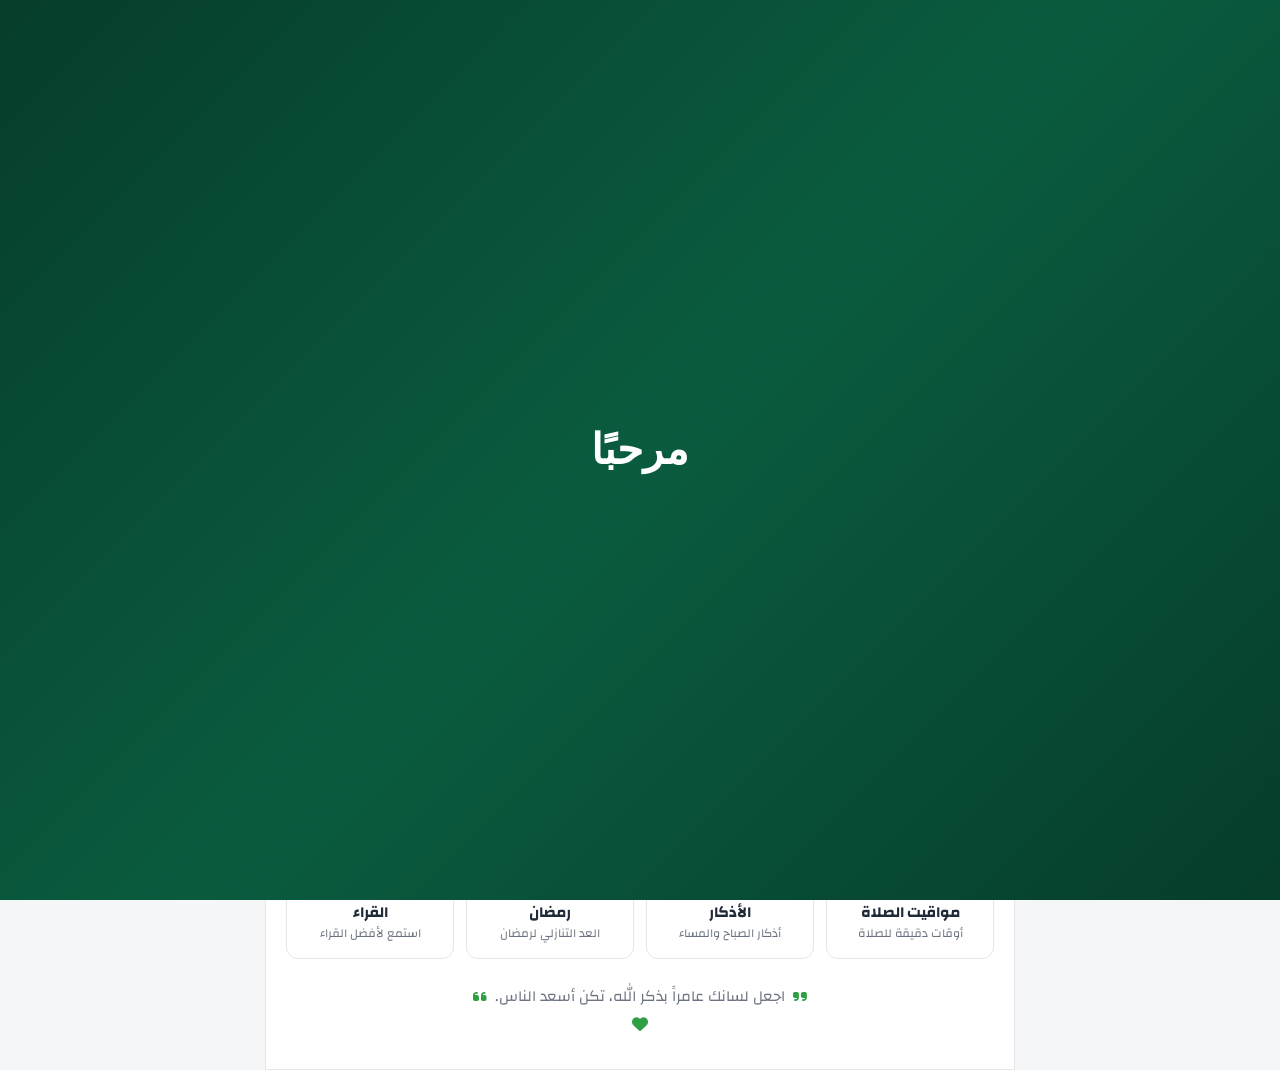
<file: index.html>
<!DOCTYPE html>
<html lang="ar" dir="rtl">

<head>
    <title>الصفحة الرئيسية</title>
    <meta charset="UTF-8">
    <meta name="viewport" content="width=device-width, initial-scale=1.0">
    <link rel="preconnect" href="https://fonts.googleapis.com">
    <link rel="preconnect" href="https://fonts.gstatic.com" crossorigin>
    <link
        href="https://fonts.googleapis.com/css2?family=Changa:wght@400;500;700&family=Lateef:wght@400;700&family=Noto+Naskh+Arabic:wght@700&display=swap"
        rel="stylesheet">
    <link rel="stylesheet" href="https://cdnjs.cloudflare.com/ajax/libs/font-awesome/6.4.0/css/all.min.css">
    <link rel="stylesheet" href="style.css">
</head>

<body>

    <div id="newIntro">
        <h1>مرحبًا</h1>
    </div>
</button>

<!-- زر فتح القائمة -->
<button class="open-sidebar-btn" onclick="toggleSidebar()">
    ☰ <span data-ar="القائمة" data-en="Menu">القائمة</span>
</button>

<!-- القائمة -->
<div id="sidebar" class="sidebar">
    <!-- زر الإغلاق (يظهر في الكمبيوتر فقط) -->
    <button class="close-sidebar-btn" onclick="toggleSidebar()">&times;</button>
    
    <div class="sidebar-header">
        <h3>قائمة التنقل</h3>
    </div>

    <ul class="sidebar-links">
        <li><a href="index.html" data-ar="🏠 الصفحة الرئيسية" data-en="🏠 Home"  >الصفحة الرئيسية 🏠</a></li>
        <li><a href="index4.html"  data-ar="📿 أذكار الصلاة" data-en="📿 Prayer Azkar" >أذكار الصلاة 📿</a></li>
        <li><a href="index2.html"  data-ar="✨ السبحة الإلكترونية" data-en="✨ Digital Tasbeeh" >السبحة الإلكترونية ✨</a></li>
        <li><a href="index3.html"   data-ar="🕌 مواقيت الصلاة" data-en="🕌 Prayer Times">مواقيت الصلاة 🕌</a></li>
        <li><a href="ramadan.html" onclick="toggleSidebar()" data-ar="🌙 رمضان" data-en="🌙 Ramadan">🌙 رمضان >رمضان 🌙</a></li>
        <li><a href="index5.html"   data-ar="قائمة الشيوخ" data-en="List of Sheikhs">قائمةالشيوخ >قائمة الشيوخ 🕌</a></li>
        <li><a href="settings.html" data-ar="⚙️ الإعدادات" data-en="⚙️ Settings">⚙️ الإعدادات >الإعدادات ⚙️</a></li>
    </ul>
</div>

<!-- الطبقة الشفافة خلف القائمة (للكمبيوتر) -->
<div id="overlay" class="overlay" onclick="toggleSidebar()"></div>


    <!-- الواجهة الرئيسية -->
    <main class="main-container">
        <header class="main-header">
            <div class="top-bar">
                <i class="fas fa-bell header-icon"></i>
                <div class="welcome-section">
                    <p class="bismillah">بسم الله الرحمن الرحيم</p>
                    <h1 class="quran-title">وَرَتِّلِ الْقُرْآنَ تَرْتِيلًا</h1>
                    <div class="home-icon"><i class="fas fa-home"></i></div>
                    <p class="welcome-msg" data-ar="مرحباً بك في" data-en="Welcome to">مرحباً بك في</p>
                    <p class="app-name-main" data-ar="تطبيق اثر" data-en="Athar app">تطبيق اثر</p>
                    <p class="sub-msg" data-ar="رفيقك اليومي للذكر والصلاة والقرآن"
                        data-en="Your daily companion for dhikr, prayer, and Quran">رفيقك اليومي للذكر والصلاة والقرآن
                    </p>
                </div>
                <div class="lantern-icon"><i class="fas fa-lightbulb"></i></div>
            </div>
        </header>

        <section class="card prayer-card">
            <div class="card-header">
                <h3><i class="fas fa-mosque"></i> <span data-ar="الصلاة القادمة" data-en="Next Prayer">الصلاة
                        القادمة</span></h3>
            </div>
            <div class="prayer-details">
                <div class="prayer-time-info">
                    <h2 id="next-prayer-name">جاري التحميل...</h2>
                    <p class="time-main" id="next-prayer-time">--:--</p>
                    <p class="time-remaining-msg" data-ar="باقي على الصلاة" data-en="Time remaining">باقي على الصلاة</p>
                </div>
                <div class="mosque-visual">
                    <img src="download (4).jpg" alt="صورة المسجد" id="custom-image" class="custom-img">
                </div>
            </div>
            <div class="countdown-container">
                <i class="fas fa-hourglass-half countdown-icon"></i>
                <div class="countdown">
                    <div class="time-unit">
                        <span id="hours">00</span>
                        <p data-ar="ساعة" data-en="hours">ساعة</p>
                    </div>
                    <div class="separator">:</div>
                    <div class="time-unit">
                        <span id="minutes">00</span>
                        <p data-ar="دقيقة" data-en="minutes">دقيقة</p>
                    </div>
                    <div class="separator">:</div>
                    <div class="time-unit">
                        <span id="seconds">00</span>
                        <p data-ar="ثانية" data-en="seconds">ثانية</p>
                    </div>
                </div>
            </div>
            <a href="index3.html" class="view-all-link" data-ar="عرض جميع مواقيت الصلاة"
                data-en="View all prayer times">عرض جميع مواقيت الصلاة <i class="fas fa-chevron-left"></i></a>
        </section>

        <section class="card thikr-card">
            <div class="tasbih-visual-box">
                <i class="fas fa-beads tasbih-visual"></i>
            </div>
            <div class="thikr-content">
                <div class="thikr-header">
                    <p class="thikr-type"><i class="fas fa-leaf"></i> <span data-ar="ذكر اليوم"
                            data-en="Today's Dhikr">ذكر اليوم</span></p>
                </div>
                <div class="thikr-text" id="daily-thikr">
                    <p>جاري تحميل ذكر اليوم...</p>
                </div>
                <a href="index4.html" class="more-thikr" data-ar="المزيد من الأذكار" data-en="More Dhikr">المزيد من
                    الأذكار <i class="fas fa-chevron-left"></i></a>
            </div>
        </section>

        <section class="explore-content">
            <div class="explore-divider">
                <div class="line"></div>
                <h3 data-ar="اكتشف المحتوى" data-en="Explore Content">اكتشف المحتوى</h3>
                <div class="line"></div>
            </div>
            <div class="explore-grid">
                <a href="index3.html" class="explore-item">
                    <i class="fas fa-mosque"></i>
                    <h4 data-ar="مواقيت الصلاة" data-en="Prayer Times">مواقيت الصلاة</h4>
                    <p data-ar="أوقات دقيقة للصلاة" data-en="Accurate prayer times">أوقات دقيقة للصلاة</p>
                </a>
                <a href="index4.html" class="explore-item">
                    <i class="fas fa-heart"></i>
                    <h4 data-ar="الأذكار" data-en="Dhikr">الأذكار</h4>
                    <p data-ar="أذكار الصباح والمساء" data-en="Morning and evening dhikr">أذكار الصباح والمساء</p>
                </a>
                <a href="ramadan.html" class="explore-item">
                    <i class="fas fa-star-and-crescent"></i>
                    <h4 data-ar="رمضان" data-en="Ramadan">رمضان</h4>
                    <p data-ar="العد التنازلي لرمضان" data-en="Read and listen">القراءة والاستماع</p>
                </a>
                <a href="index5.html" class="explore-item">
                    <i class="fas fa-microphone"></i>
                    <h4 data-ar="القراء" data-en="Reciters">القراء</h4>
                    <p data-ar="استمع لأفضل القراء" data-en="Listen to the best reciters">استمع لأفضل القراء</p>
                </a>
            </div>
        </section>

        <section class="quote-section">
            <div class="quote-box">
                <i class="fas fa-quote-right quote-right"></i>
                <p data-ar="اجعل لسانك عامراً بذكر الله، تكن أسعد الناس."
                    data-en="Keep your tongue engaged in the remembrance of Allah, and you will be the happiest of people.">
                    اجعل لسانك عامراً بذكر الله، تكن أسعد الناس.</p>
                <i class="fas fa-quote-left quote-left"></i>
            </div>
            <i class="fas fa-heart heart-icon"></i>
        </section>
    </main>

    <script src="lang.js"></script>
    <script src="quran-api.js"></script>
    <script src="scrypt.js"></script>
    <script src="script3.js"></script>
    <script src="home.js"></script>
</body>
</html>
</file>
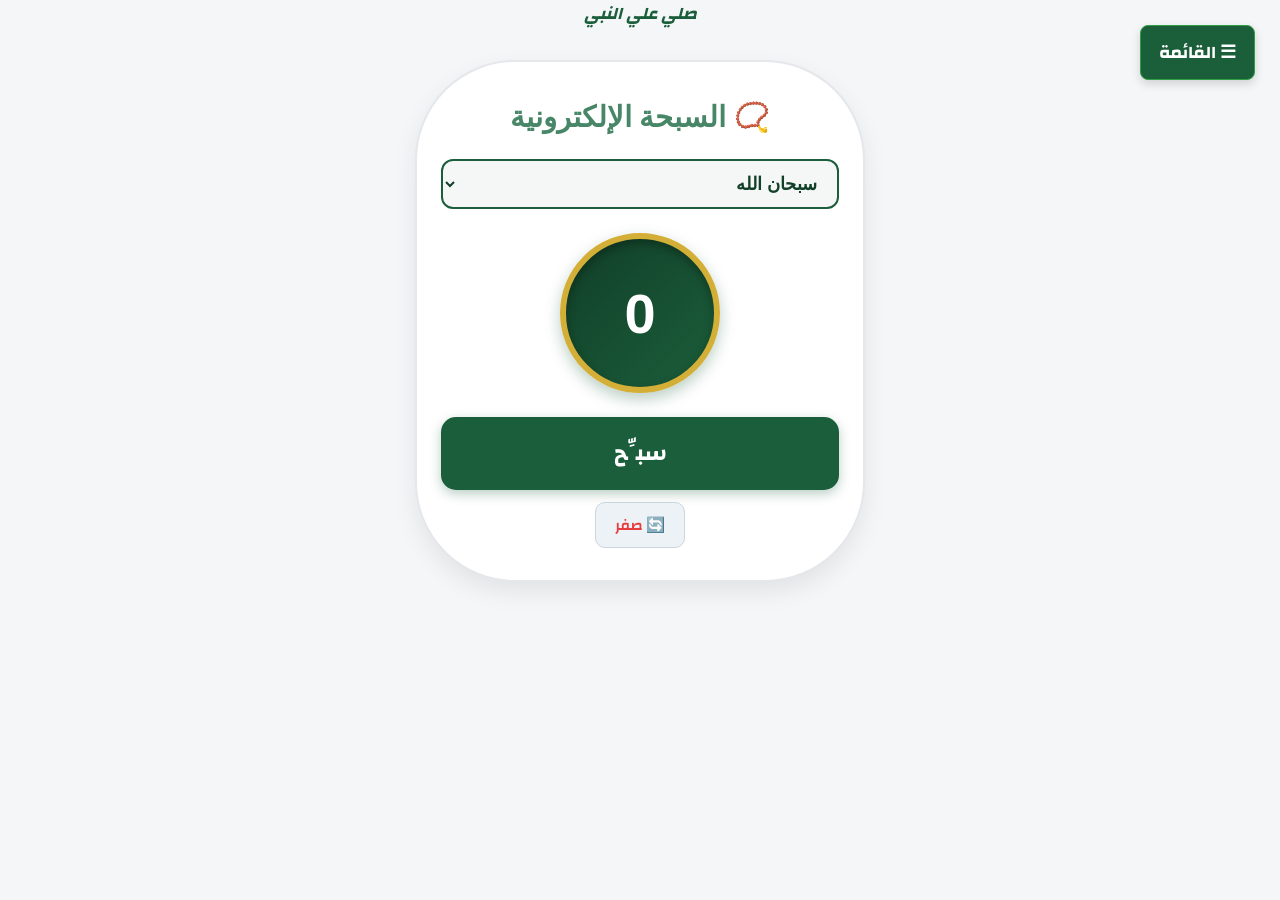
<file: index2.html>
<!-- ================= قسم السبحة الإلكترونية ================= -->
<!DOCTYPE html>
<html lang="ar" dir="rtl">

<head>
    <meta charset="UTF-8">
    <meta name="viewport" content="width=device-width, initial-scale=1.0">
    <title data-ar="السبحة الإلكترونية" data-en="Digital Tasbeeh">السبحة الإلكترونية</title>
    <link rel="stylesheet" href="tasbeeh.css">
    <link rel="stylesheet" href="style.css">
    <!-- خطوط عربية أنيقة -->
    <link rel="preconnect" href="https://fonts.googleapis.com">
    <link rel="preconnect" href="https://fonts.gstatic.com" crossorigin>
    <link
        href="https://fonts.googleapis.com/css2?family=Changa:wght@400;500;700&family=Lateef:wght@400;700&family=Noto+Naskh+Arabic:wght@700&display=swap"
        rel="stylesheet">
</head>

</head>

<body>

    <div class="div">
        <h3 data-ar="صلي علي النبي" data-en="Bless the Prophet">صلي علي النبي</h3>
    </div>


<!-- زر فتح القائمة -->
<button class="open-sidebar-btn" onclick="toggleSidebar()">
    ☰ <span data-ar="القائمة" data-en="Menu">القائمة</span>
</button>

<!-- القائمة -->
<div id="sidebar" class="sidebar">
    <!-- زر الإغلاق (يظهر في الكمبيوتر فقط) -->
    <button class="close-sidebar-btn" onclick="toggleSidebar()">&times;</button>
    
    <div class="sidebar-header">
        <h3>قائمة التنقل</h3>
    </div>

    <ul class="sidebar-links">
        <li><a href="index.html"  data-ar="🏠 الصفحة الرئيسية" data-en="🏠 Home"  >الصفحة الرئيسية 🏠</a></li>
        <li><a href="index4.html"  data-ar="📿 أذكار الصلاة" data-en="📿 Prayer Azkar" >أذكار الصلاة 📿</a></li>
        <li><a href="index2.html"  data-ar="✨ السبحة الإلكترونية" data-en="✨ Digital Tasbeeh" >السبحة الإلكترونية ✨</a></li>
        <li><a href="index3.html"   data-ar="🕌 مواقيت الصلاة" data-en="🕌 Prayer Times" >مواقيت الصلاة 🕌</a></li>
        <li><a href="ramadan.html"  onclick="toggleSidebar()" data-ar="🌙 رمضان" data-en="🌙 Ramadan">🌙 رمضان >رمضان 🌙</a></li>
        <li><a href="index5.html"    data-ar="قائمة الشيوخ" data-en="List of Sheikhs">قائمةالشيوخ >قائمة الشيوخ 🕌</a></li>
        <li><a href="settings.html"  data-ar="⚙️ الإعدادات" data-en="⚙️ Settings">⚙️ الإعدادات >الإعدادات ⚙️</a></li>
    </ul>
</div>

<!-- الطبقة الشفافة خلف القائمة (للكمبيوتر) -->
<div id="overlay" class="overlay" onclick="toggleSidebar()"></div>



    <div id="#tasbeeh-section" class="tasbeeh-container">
        <h2 class="tasbeeh-title" data-ar="📿 السبحة الإلكترونية" data-en="📿 Digital Tasbeeh">📿 السبحة الإلكترونية
        </h2>

        <!-- قائمة اختيار الذكر -->
        <select id="tasbeehSelect" class="tasbeeh-select" onchange="changeZikr()">
            <option value="سبحان الله">سبحان الله</option>
            <option value="الحمد لله">الحمد لله</option>
            <option value="لا إله إلا الله">لا إله إلا الله</option>
            <option value="الله أكبر">الله أكبر</option>
            <option value="أستغفر الله العظيم">أستغفر الله العظيم</option>
            <option value="لا حول ولا قوة إلا بالله">لا حول ولا قوة إلا بالله</option>
            <option value="اللهم صلِّ وسلم على نبينا محمد">اللهم صلِّ وسلم على نبينا محمد</option>
        </select>

        <!-- شاشة العداد -->
        <div class="counter-display">
            <span id="counterValue">0</span>
        </div>

        <!-- الأزرار -->
        <div class="tasbeeh-actions">
            <!-- زر التسبيح الكبير -->
            <button class="tasbeeh-btn" onclick="incrementCounter()" data-ar="سبِّح" data-en="Tasbeeh">سبِّح</button>
            <!-- زر إعادة الضبط -->
            <button class="reset-btn" onclick="resetCounter()" title="إعادة الضبط" data-ar="🔄 صفر"
                data-en="🔄 Reset">🔄 صفر</button>
        </div>
    </div>



    <script src="lang.js"></script>
    <script src="quran-api.js"></script>
    <script src="scrypt.js"></script>
    <script src="script3.js"></script>

</body>
</file>
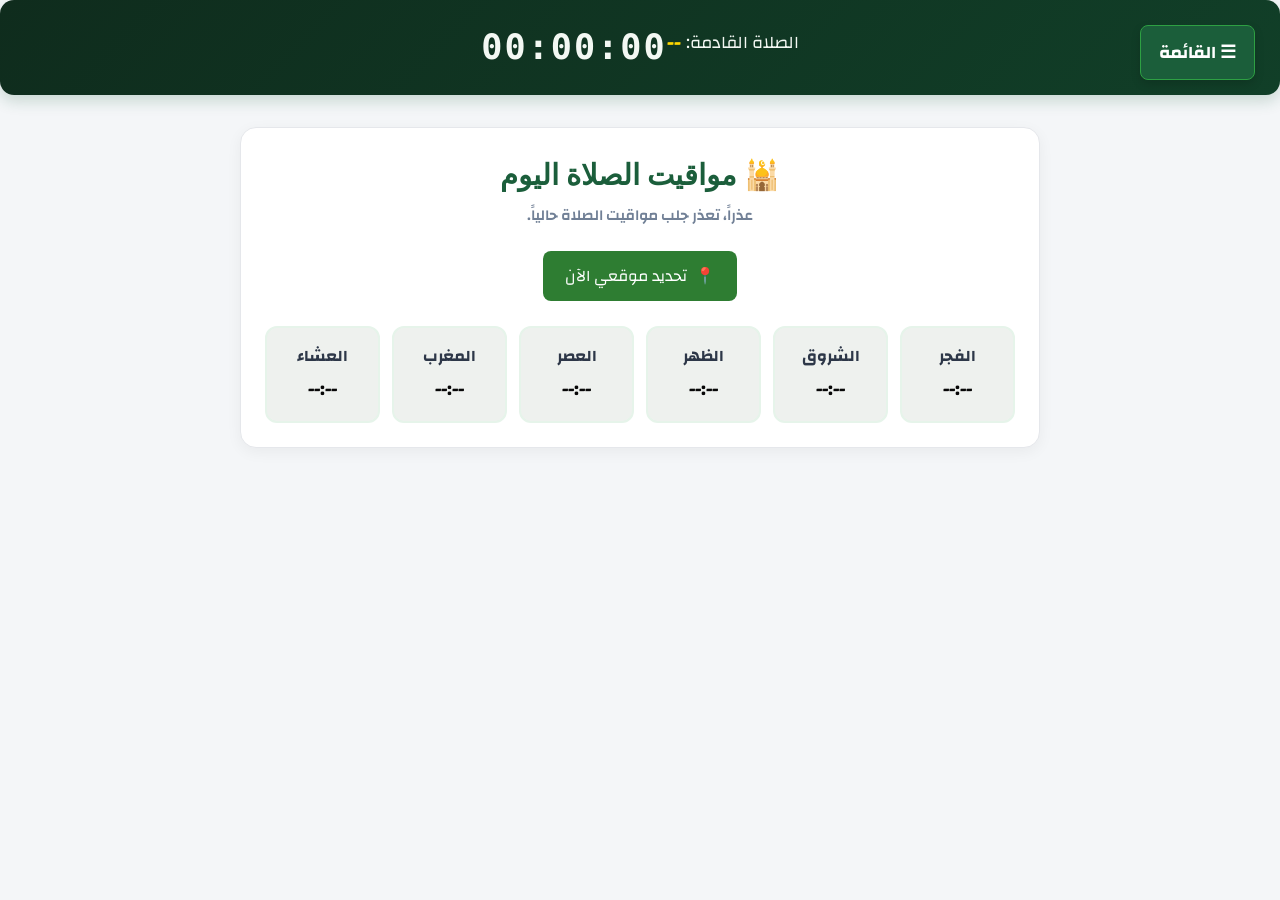
<file: index3.html>
<!DOCTYPE html>
<html lang="ar" dir="rtl">

<head>
    <meta charset="UTF-8">
    <meta name="viewport" content="width=device-width, initial-scale=1.0">
    <title data-ar="مواقيت الصلاه" data-en="Prayer Times">مواقيت الصلاه</title>
    <link rel="stylesheet" href="mm.css?v=1.0">
    <link rel="stylesheet" href="style.css">
    <!-- خطوط عربية أنيقة -->
    <link rel="preconnect" href="https://fonts.googleapis.com">
    <link rel="preconnect" href="https://fonts.gstatic.com" crossorigin>
    <link
        href="https://fonts.googleapis.com/css2?family=Changa:wght@400;500;700&family=Lateef:wght@400;700&family=Noto+Naskh+Arabic:wght@700&display=swap"
        rel="stylesheet">
</head>
</head>
</head>

<body>

    
<!-- زر فتح القائمة -->
<button class="open-sidebar-btn" onclick="toggleSidebar()">
    ☰ <span data-ar="القائمة" data-en="Menu">القائمة</span>
</button>

<!-- القائمة -->
<div id="sidebar" class="sidebar">
    <!-- زر الإغلاق (يظهر في الكمبيوتر فقط) -->
    <button class="close-sidebar-btn" onclick="toggleSidebar()">&times;</button>
    
    <div class="sidebar-header">
        <h3>قائمة التنقل</h3>
    </div>

    <ul class="sidebar-links">
        <li><a href="index.html"  data-ar="🏠 الصفحة الرئيسية" data-en="🏠 Home" >الصفحة الرئيسية 🏠</a></li>
        <li><a href="index4.html" data-ar="📿 أذكار الصلاة" data-en="📿 Prayer Azkar" >أذكار الصلاة 📿</a></li>
        <li><a href="index2.html"  data-ar="✨ السبحة الإلكترونية" data-en="✨ Digital Tasbeeh">السبحة الإلكترونية ✨</a></li>
        <li><a href="index3.html" data-ar="🕌 مواقيت الصلاة" data-en="🕌 Prayer Times" >مواقيت الصلاة 🕌</a></li>
        <li><a href="ramadan.html"onclick="toggleSidebar()" data-ar="🌙 رمضان" data-en="🌙 Ramadan">🌙 رمضان>رمضان 🌙</a></li>
        <li><a href="index5.html"  data-ar="قائمة الشيوخ" data-en="List of Sheikhs">قائمةالشيوخ >قائمة الشيوخ 🕌</a></li>
        <li><a href="settings.html" data-ar="⚙️ الإعدادات" data-en="⚙️ Settings">⚙️ الإعدادات>الإعدادات ⚙️</a></li>
    </ul>
</div>

<!-- الطبقة الشفافة خلف القائمة (للكمبيوتر) -->
<div id="overlay" class="overlay" onclick="toggleSidebar()"></div>



    <!-- ================= قسم مواقيت الصلاة ================= -->

    <!-- البوكس الخاص بالصلاة القادمة والعداد التنازلي -->

    <div class="next-prayer-box">
        <div class="next-prayer-info">
            <span data-ar="الصلاة القادمة:" data-en="Next Prayer:"></span>
            <strong id="nextPrayerName">--</strong>
        </div>

        <div class="countdown-timer" id="countdownTimer">
            00:00:00
        </div>


    </div>

    <div class="prayer-container">
        <h2 class="prayer-title" data-ar="🕌 مواقيت الصلاة اليوم" data-en="🕌 Today's Prayer Times">🕌 مواقيت الصلاة
            اليوم</h2>
        <p id="locationText" class="location-text" data-ar="جاري تحديد الموقع..." data-en="Detecting location...">جاري
            تحديد الموقع...</p>
            <!-- زر تحديد الموقع الجغرافي -->
<div class="location-btn-wrapper">
    <button id="getLocBtn" onclick="getUserLocation()" class="location-btn">
        📍 <span data-ar="تحديد موقعي الآن" data-en="Use My Location">تحديد موقعي الآن</span>
    </button>
</div>

        <!-- كروت مواقيت الصلاة -->
        <div class="prayer-cards">
            <div class="prayer-card">
                <span class="prayer-name" data-ar="الفجر" data-en="Fajr">الفجر</span>
                <span id="fajr" class="prayer-time">--:--</span>
            </div>
            <div class="prayer-card">
                <span class="prayer-name" data-ar="الشروق" data-en="Sunrise">الشروق</span>
                <span id="sunrise" class="prayer-time">--:--</span>
            </div>
            <div class="prayer-card">
                <span class="prayer-name" data-ar="الظهر" data-en="Dhuhr">الظهر</span>
                <span id="dhuhr" class="prayer-time">--:--</span>
            </div>
            <div class="prayer-card">
                <span class="prayer-name" data-ar="العصر" data-en="Asr">العصر</span>
                <span id="asr" class="prayer-time">--:--</span>
            </div>
            <div class="prayer-card">
                <span class="prayer-name" data-ar="المغرب" data-en="Maghrib">المغرب</span>
                <span id="maghrib" class="prayer-time">--:--</span>
            </div>
            <div class="prayer-card">
                <span class="prayer-name" data-ar="العشاء" data-en="Isha">العشاء</span>
                <span id="isha" class="prayer-time">--:--</span>
            </div>
        </div>
    </div>
    <script src="lang.js"></script>
    <script src="quran-api.js"></script>
    <script src="script3.js?v=1.0"></script>
    <script src="script2.js"></script>
    <script src="scrypt.js"></script>
</body>

</html>
</file>
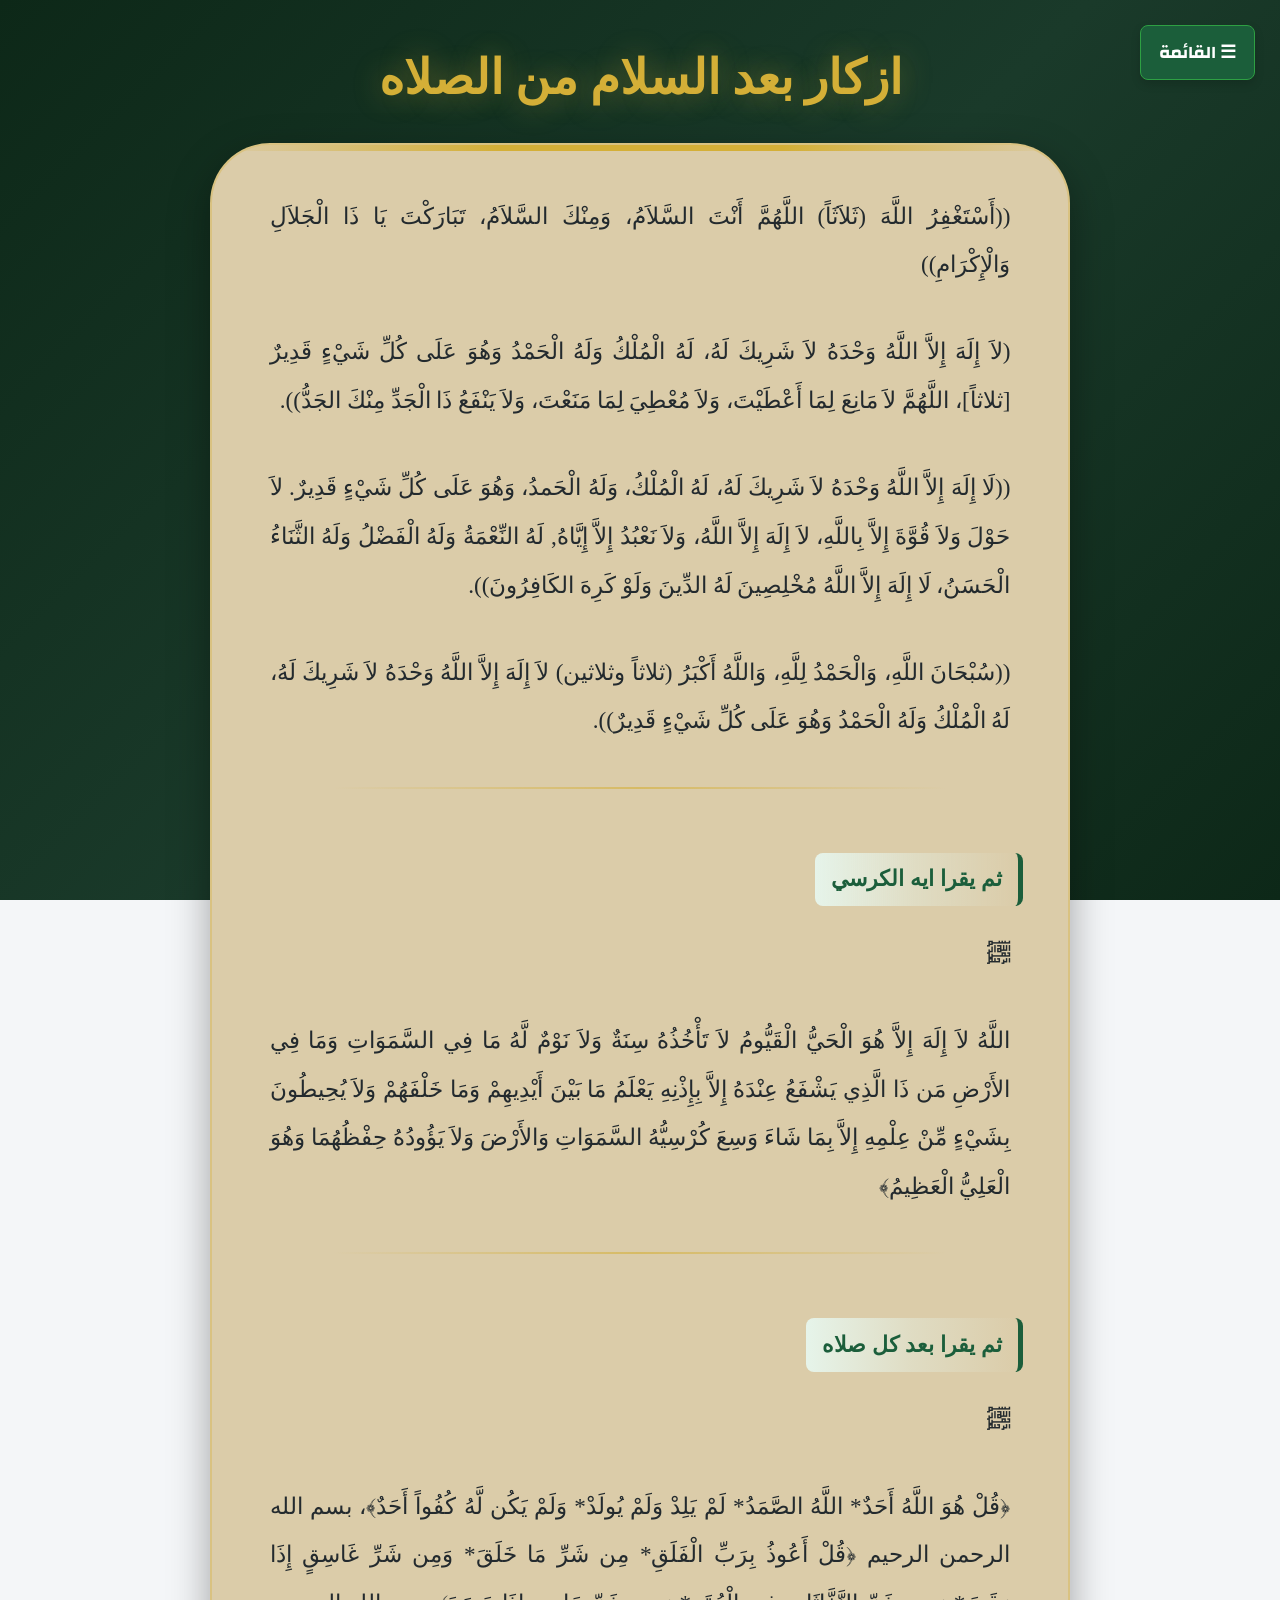
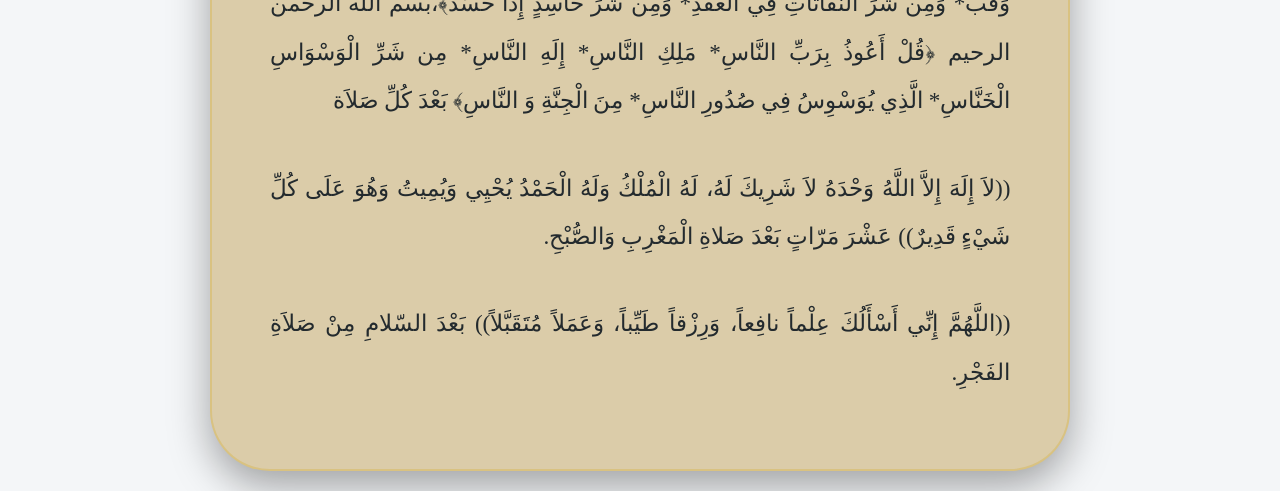
<file: index4.html>
<!DOCTYPE html>
<html lang="en">
<head>
    <title>الازكار</title>
    <meta charset="UTF-8">
    <meta name="viewport" content="width=device-width, initial-scale=1.0">
    <link rel="stylesheet" href="css4.css">
    <link rel="stylesheet" href="style.css">
    <!-- خطوط عربية أنيقة -->
    <link rel="preconnect" href="https://fonts.googleapis.com">
    <link rel="preconnect" href="https://fonts.gstatic.com" crossorigin>
    <link href="https://fonts.googleapis.com/css2?family=Changa:wght@400;500;700&family=Lateef:wght@400;700&family=Noto+Naskh+Arabic:wght@700&display=swap" rel="stylesheet">
    <link href="https://fonts.googleapis.com/css2?family=Lateef:wght@200;300;400;500;600;700;800&display=swap" rel="stylesheet">
</head>

    <title>Document</title>
</head>
<body>

<!-- زر فتح القائمة -->
<button class="open-sidebar-btn" onclick="toggleSidebar()">
    ☰ <span data-ar="القائمة" data-en="Menu">القائمة</span>
</button>

<!-- القائمة -->
<div id="sidebar" class="sidebar">
    <!-- زر الإغلاق (يظهر في الكمبيوتر فقط) -->
    <button class="close-sidebar-btn" onclick="toggleSidebar()">&times;</button>
    
    <div class="sidebar-header">
        <h3>قائمة التنقل</h3>
    </div>

    <ul class="sidebar-links">
        <li><a href="index.html"   data-ar="🏠 الصفحة الرئيسية" data-en="🏠 Home">الصفحة الرئيسية 🏠</a></li>
        <li><a href="index4.html" data-ar="📿 أذكار الصلاة" data-en="📿 Prayer Azkar" >أذكار الصلاة 📿</a></li>
        <li><a href="index2.html" data-ar="✨ السبحة الإلكترونية" data-en="✨ Digital Tasbeeh" >السبحة الإلكترونية ✨</a></li>
        <li><a href="index3.html" data-ar="🕌 مواقيت الصلاة" data-en="🕌 Prayer Times" >مواقيت الصلاة 🕌</a></li>
        <li><a href="ramadan.html" onclick="toggleSidebar()" data-ar="🌙 رمضان" data-en="🌙 Ramadan">🌙 رمضان>رمضان 🌙</a></li>
        <li><a href="index5.html"  data-ar="قائمة الشيوخ" data-en="List of Sheikhs">قائمةالشيوخ >قائمة الشيوخ 🕌</a></li>
        <li><a href="settings.html"data-ar="⚙️ الإعدادات" data-en="⚙️ Settings">⚙️ الإعدادات >الإعدادات ⚙️</a></li>
    </ul>
</div>

<!-- الطبقة الشفافة خلف القائمة (للكمبيوتر) -->
<div id="overlay" class="overlay" onclick="toggleSidebar()"></div>



<section class="countenr">

    <div>
        <h1>ازكار بعد السلام من الصلاه  </h1>
    </div>
    <div class="azcar">
        <p>((أَسْتَغْفِرُ اللَّهَ (ثَلاَثَاً) اللَّهُمَّ أَنْتَ السَّلاَمُ، وَمِنْكَ السَّلاَمُ، تَبَارَكْتَ يَا ذَا الْجَلاَلِ وَالْإِكْرَامِ))</p>
        <p>(لاَ إِلَهَ إِلاَّ اللَّهُ وَحْدَهُ لاَ شَرِيكَ لَهُ، لَهُ الْمُلْكُ وَلَهُ الْحَمْدُ وَهُوَ عَلَى كُلِّ شَيْءٍ قَدِيرٌ [ثلاثاً]، اللَّهُمَّ لاَ مَانِعَ لِمَا أَعْطَيْتَ، وَلاَ مُعْطِيَ لِمَا مَنَعْتَ، وَلاَ يَنْفَعُ ذَا الْجَدِّ مِنْكَ الجَدُّ)).</p>
        <p>((لَا إِلَهَ إِلاَّ اللَّهُ وَحْدَهُ لاَ شَرِيكَ لَهُ، لَهُ الْمُلْكُ، وَلَهُ الْحَمدُ، وَهُوَ عَلَى كُلِّ شَيْءٍ قَدِيرٌ. لاَ حَوْلَ وَلاَ قُوَّةَ إِلاَّ بِاللَّهِ، لاَ إِلَهَ إِلاَّ اللَّهُ، وَلاَ نَعْبُدُ إِلاَّ إِيَّاهُ, لَهُ النِّعْمَةُ وَلَهُ الْفَضْلُ وَلَهُ الثَّنَاءُ الْحَسَنُ، لَا إِلَهَ إِلاَّ اللَّهُ مُخْلِصِينَ لَهُ الدِّينَ وَلَوْ كَرِهَ الكَافِرُونَ)).</p>
        <p>((سُبْحَانَ اللَّهِ، وَالْحَمْدُ لِلَّهِ، وَاللَّهُ أَكْبَرُ (ثلاثاً وثلاثين) لاَ إِلَهَ إِلاَّ اللَّهُ وَحْدَهُ لاَ شَرِيكَ لَهُ، لَهُ الْمُلْكُ وَلَهُ الْحَمْدُ وَهُوَ عَلَى كُلِّ شَيْءٍ قَدِيرٌ)).</p>
        <hr>
        <h5>ثم يقرا ايه الكرسي </h5>
        <p>﷽</p>
        <p>اللَّهُ لاَ إِلَهَ إِلاَّ هُوَ الْحَيُّ الْقَيُّومُ لاَ تَأْخُذُهُ سِنَةٌ وَلاَ نَوْمٌ لَّهُ مَا فِي السَّمَوَاتِ وَمَا فِي الأَرْضِ مَن ذَا الَّذِي يَشْفَعُ عِنْدَهُ إِلاَّ بِإِذْنِهِ يَعْلَمُ مَا بَيْنَ أَيْدِيهِمْ وَمَا خَلْفَهُمْ وَلاَ يُحِيطُونَ بِشَيْءٍ مِّنْ عِلْمِهِ إِلاَّ بِمَا شَاءَ وَسِعَ كُرْسِيُّهُ السَّمَوَاتِ وَالأَرْضَ وَلاَ يَؤُودُهُ حِفْظُهُمَا وَهُوَ الْعَلِيُّ الْعَظِيمُ﴾</p>
        <hr>
        <h5>ثم يقرا بعد كل صلاه</h5>
        <p>﷽</p>
        <p> ﴿قُلْ هُوَ اللَّهُ أَحَدٌ* اللَّهُ الصَّمَدُ* لَمْ يَلِدْ وَلَمْ يُولَدْ* وَلَمْ يَكُن لَّهُ كُفُواً أَحَدٌ﴾، بسم الله الرحمن الرحيم ﴿قُلْ أَعُوذُ بِرَبِّ الْفَلَقِ* مِن شَرِّ مَا خَلَقَ* وَمِن شَرِّ غَاسِقٍ إِذَا وَقَبَ* وَمِن شَرِّ النَّفَّاثَاتِ فِي الْعُقَدِ* وَمِن شَرِّ حَاسِدٍ إِذَا حَسَدَ﴾،بسم الله الرحمن الرحيم ﴿قُلْ أَعُوذُ بِرَبِّ النَّاسِ* مَلِكِ النَّاسِ* إِلَهِ النَّاسِ* مِن شَرِّ الْوَسْوَاسِ الْخَنَّاسِ* الَّذِي يُوَسْوِسُ فِي صُدُورِ النَّاسِ* مِنَ الْجِنَّةِ وَ النَّاسِ﴾ بَعْدَ كُلِّ صَلاَة</p>
        <p>((لاَ إِلَهَ إِلاَّ اللَّهُ وَحْدَهُ لاَ شَرِيكَ لَهُ، لَهُ الْمُلْكُ وَلَهُ الْحَمْدُ يُحْيِي وَيُمِيتُ وَهُوَ عَلَى كُلِّ شَيْءٍ قَدِيرٌ)) عَشْرَ مَرّاتٍ بَعْدَ صَلاةِ الْمَغْرِبِ وَالصُّبْحِ.</p>
        <p>((اللَّهُمَّ إِنِّي أَسْأَلُكَ عِلْماً نافِعاً، وَرِزْقاً طَيِّباً، وَعَمَلاً مُتَقَبَّلاً)) بَعْدَ السّلامِ مِنْ صَلاَةِ الفَجْرِ.</p>
        

    </div>

<script src="lang.js"></script>
<script src="quran-api.js"></script>
<script src="script4.js"></script>
<script src="scrypt.js"></script>
</body>
</html>
</file>
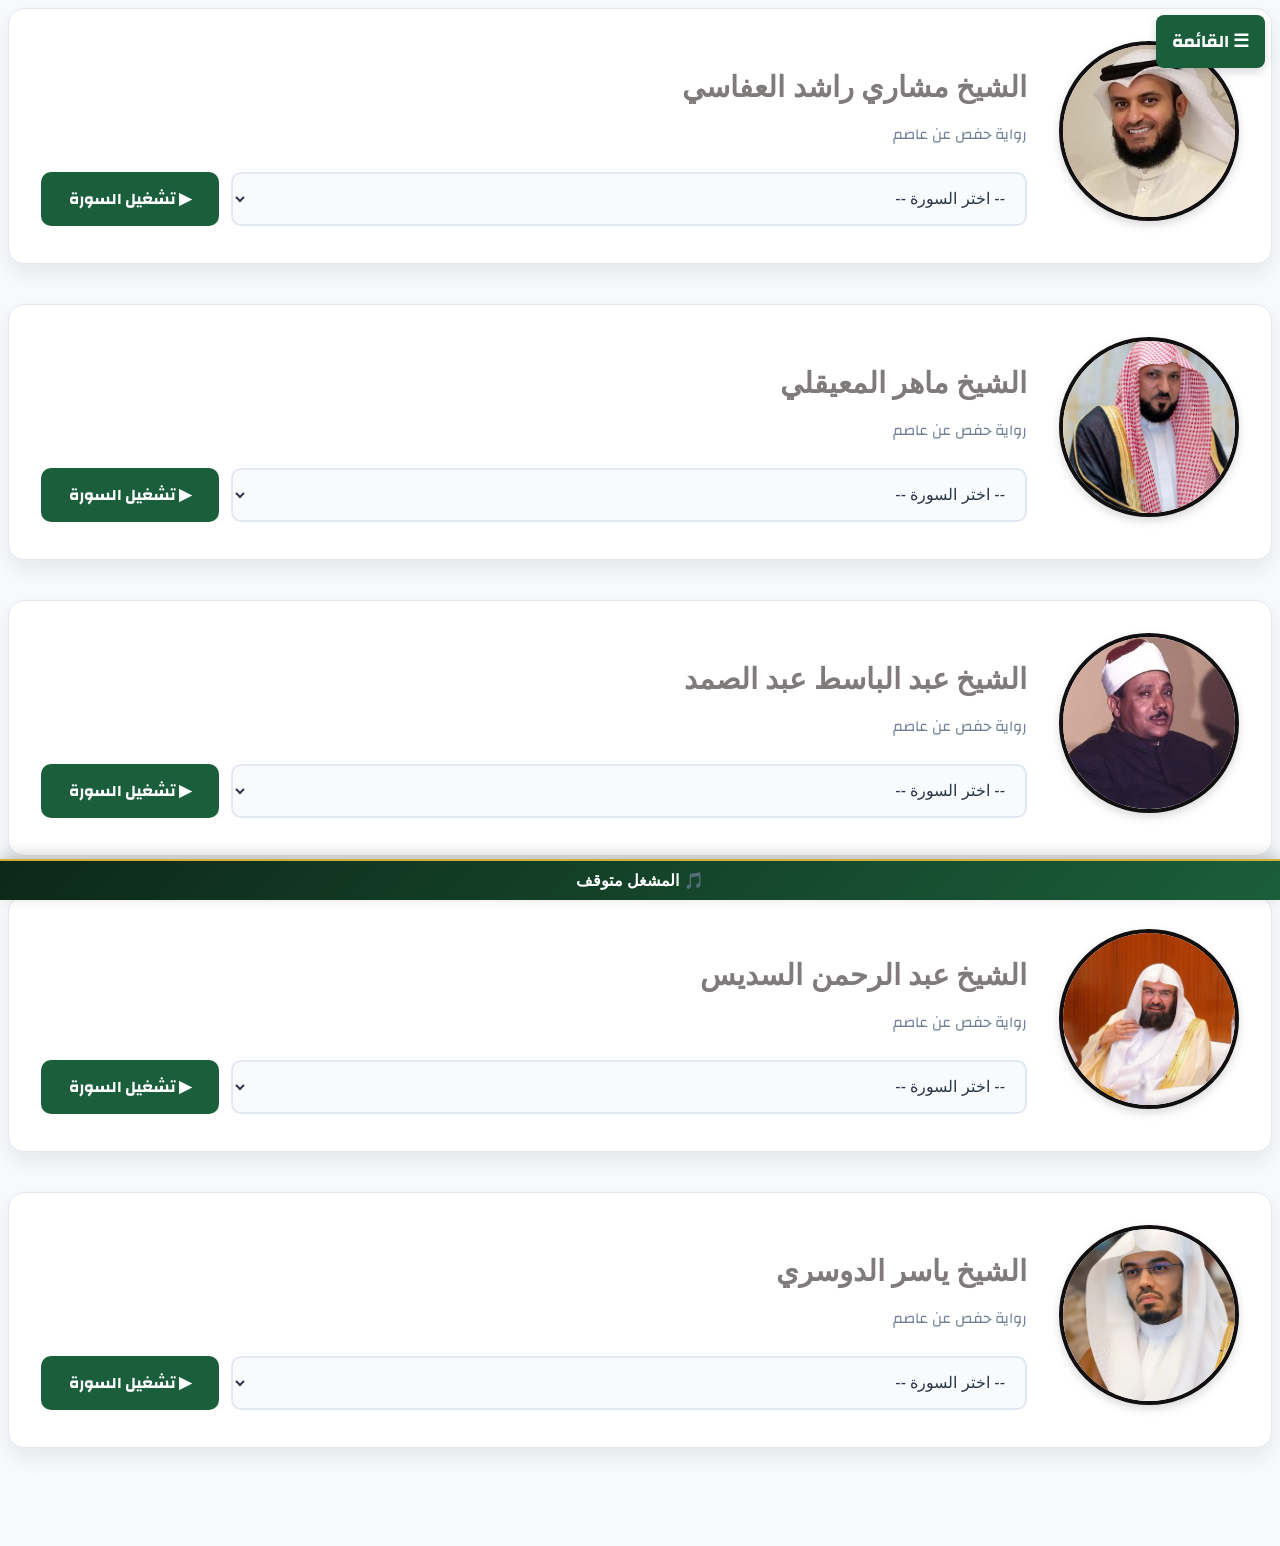
<file: index5.html>
<!DOCTYPE html>
<html lang="en">
<head>
    <meta charset="UTF-8">
    <meta name="viewport" content="width=device-width, initial-scale=1.0">
    <title>القراء</title>
    <link rel="stylesheet" href="home.css">
    <!-- خطوط عربية أنيقة -->
    <link rel="preconnect" href="https://fonts.googleapis.com">
    <link rel="preconnect" href="https://fonts.gstatic.com" crossorigin>
    <link href="https://fonts.googleapis.com/css2?family=Changa:wght@400;500;700&family=Lateef:wght@400;700&family=Noto+Naskh+Arabic:wght@700&display=swap" rel="stylesheet">
    <link href="https://fonts.googleapis.com/css2?family=Lateef:wght@200;300;400;500;600;700;800&display=swap" rel="stylesheet">
</head>
<body>


<!-- زر فتح القائمة الجانبية -->
    <button class="open-sidebar-btn" onclick="toggleSidebar()">☰ <span data-ar="القائمة" data-en="Menu">القائمة</span></button>

    <!-- القائمة الجانبية -->
    <div id="sidebar" class="sidebar">
        <!-- زر إغلاق القائمة -->
        <button class="close-sidebar-btn" onclick="toggleSidebar()">&times;</button>
        
        <div class="sidebar-header">
            <h3 data-ar="قائمة التنقل" data-en="Navigation Menu">قائمة التنقل</h3>
        </div>

        <!-- روابط الصفحات والأقسام -->
        <ul class="sidebar-links">
            <li><a href="index.html" data-ar="🏠 الصفحة الرئيسية" data-en="🏠 Home">🏠 الصفحة الرئيسية</a></li>
            <li><a href="index4.html" onclick="toggleSidebar()" data-ar="📿 أذكار الصلاة" data-en="📿 Prayer Azkar">📿 أذكار الصلاة</a></li>
            <li><a href="index2.html" onclick="toggleSidebar()" data-ar="✨ السبحة الإلكترونية" data-en="✨ Digital Tasbeeh">✨ السبحة الإلكترونية</a></li>
            <li><a href="index3.html" data-ar="🕌 مواقيت الصلاة" data-en="🕌 Prayer Times">🕌 مواقيت الصلاة</a></li>
            <li><a href="ramadan.html" data-ar="🌙 رمضان" data-en="🌙 Ramadan">🌙 رمضان</a></li>
            <li><a href="index5.html" data-ar="قائمة الشيوخ" data-en="List of Sheikhs">قائمةالشيوخ</a></li>
            <li><a href="settings.html" data-ar="⚙️ الإعدادات" data-en="⚙️ Settings">⚙️ الإعدادات</a></li>
        </ul>
    </div>

    <!-- طبقة شفافة خلف القائمة عند الفتح لإغلاقها عند الضغط في أي مكان -->
    <div id="overlay" class="overlay" onclick="toggleSidebar()"></div>

    </div>
    <!-- البوكس الرئيسي الكبير للشيخ -->
    <div class="main-featured-box">

        <!-- صورة الشيخ -->
        <div class="reciter-image-container">
            <img src="Mishary Rashid Alafasy Biography_ Qari,___.jpg" alt="صورة الشيخ" class="reciter-img">
        </div>

        <!-- تفاصيل الشيخ والتحكم -->
        <div class="reciter-details">
            <h2 class="reciter-title" data-ar="الشيخ مشاري راشد العفاسي" data-en="Sheikh Mishary Alafasy">الشيخ مشاري راشد العفاسي</h2>
            <p class="reciter-rewaya" data-ar="رواية حفص عن عاصم" data-en="Riwayah Hafs an Asim">رواية حفص عن عاصم</p>

            <!-- قائمة اختيار السورة مع زر التشغيل -->
            <div class="player-controls-group">
                <select class="surah-select">
                    <option value="" disabled selected data-ar="-- اختر السورة --" data-en="-- Select Surah --">-- اختر السورة --</option>
                    <option value="001">001 - سورة الفاتحة</option>
                    <option value="002">002 - سورة البقرة</option>
                    <option value="003">003 - سورة آل عمران</option>
                    <option value="004">004 - سورة النساء</option>
                    <option value="005">005 - سورة المائدة</option>
                    <option value="006">006 - سورة الأنعام</option>
                    <option value="007">007 - سورة الأعراف</option>
                    <option value="008">008 - سورة الأنفال</option>
                    <option value="009">009 - سورة التوبة</option>
                    <option value="010">010 - سورة يونس</option>
                    <option value="011">011 - سورة هود</option>
                    <option value="012">012 - سورة يوسف</option>
                    <option value="013">013 - سورة الرعد</option>
                    <option value="014">014 - سورة إبراهيم</option>
                    <option value="015">015 - سورة الحجر</option>
                    <option value="016">016 - سورة النحل</option>
                    <option value="017">017 - سورة الإسراء</option>
                    <option value="018">018 - سورة الكهف</option>
                    <option value="019">019 - سورة مريم</option>
                    <option value="020">020 - سورة طه</option>
                    <option value="021">021 - سورة الأنبياء</option>
                    <option value="022">022 - سورة الحج</option>
                    <option value="023">023 - سورة المؤمنون</option>
                    <option value="024">024 - سورة النور</option>
                    <option value="025">025 - سورة الفرقان</option>
                    <option value="026">026 - سورة الشعراء</option>
                    <option value="027">027 - سورة النمل</option>
                    <option value="028">028 - سورة القصص</option>
                    <option value="029">029 - سورة العنكبوت</option>
                    <option value="030">030 - سورة الروم</option>
                    <option value="031">031 - سورة لقمان</option>
                    <option value="032">032 - سورة السجدة</option>
                    <option value="033">033 - سورة الأحزاب</option>
                    <option value="034">034 - سورة سبأ</option>
                    <option value="035">035 - سورة فاطر</option>
                    <option value="036">036 - سورة يس</option>
                    <option value="037">037 - سورة الصافات</option>
                    <option value="038">038 - سورة ص</option>
                    <option value="039">039 - سورة الزمر</option>
                    <option value="040">040 - سورة غافر</option>
                    <option value="041">041 - سورة فصلت</option>
                    <option value="042">042 - سورة الشورى</option>
                    <option value="043">043 - سورة الزخرف</option>
                    <option value="044">044 - سورة الدخان</option>
                    <option value="045">045 - سورة الجاثية</option>
                    <option value="046">046 - سورة الأحقاف</option>
                    <option value="047">047 - سورة محمد</option>
                    <option value="048">048 - سورة الفتح</option>
                    <option value="049">049 - سورة الحجرات</option>
                    <option value="050">050 - سورة ق</option>
                    <option value="051">051 - سورة الذاريات</option>
                    <option value="052">052 - سورة الطور</option>
                    <option value="053">053 - سورة النجم</option>
                    <option value="054">054 - سورة القمر</option>
                    <option value="055">055 - سورة الرحمن</option>
                    <option value="056">056 - سورة الواقعة</option>
                    <option value="057">057 - سورة الحديد</option>
                    <option value="058">058 - سورة المجادلة</option>
                    <option value="059">059 - سورة الحشر</option>
                    <option value="060">060 - سورة الممتحنة</option>
                    <option value="061">061 - سورة الصف</option>
                    <option value="062">062 - سورة الجمعة</option>
                    <option value="063">063 - سورة المنافقون</option>
                    <option value="064">064 - سورة التغابن</option>
                    <option value="065">065 - سورة الطلاق</option>
                    <option value="066">066 - سورة التحريم</option>
                    <option value="067">067 - سورة الملك</option>
                    <option value="068">068 - سورة القلم</option>
                    <option value="069">069 - سورة الحاقة</option>
                    <option value="070">070 - سورة المعارج</option>
                    <option value="071">071 - سورة نوح</option>
                    <option value="072">072 - سورة الجن</option>
                    <option value="073">073 - سورة المزمل</option>
                    <option value="074">074 - سورة المدثر</option>
                    <option value="075">075 - سورة القيامة</option>
                    <option value="076">076 - سورة الإنسان</option>
                    <option value="077">077 - سورة المرسلات</option>
                    <option value="078">078 - سورة النبأ</option>
                    <option value="079">079 - سورة النازعات</option>
                    <option value="080">080 - سورة عبس</option>
                    <option value="081">081 - سورة التكوير</option>
                    <option value="082">082 - سورة الانفطار</option>
                    <option value="083">083 - سورة المطففين</option>
                    <option value="084">084 - سورة الانشقاق</option>
                    <option value="085">085 - سورة البروج</option>
                    <option value="086">086 - سورة الطارق</option>
                    <option value="087">087 - سورة الأعلى</option>
                    <option value="088">088 - سورة الغاشية</option>
                    <option value="089">089 - سورة الفجر</option>
                    <option value="090">090 - سورة البلد</option>
                    <option value="091">091 - سورة الشمس</option>
                    <option value="092">092 - سورة الليل</option>
                    <option value="093">093 - سورة الضحى</option>
                    <option value="094">094 - سورة الشرح</option>
                    <option value="095">095 - سورة التين</option>
                    <option value="096">096 - سورة العلق</option>
                    <option value="097">097 - سورة القدر</option>
                    <option value="098">098 - سورة البينة</option>
                    <option value="099">099 - سورة الزلزلة</option>
                    <option value="100">100 - سورة العاديات</option>
                    <option value="101">101 - سورة القارعة</option>
                    <option value="102">102 - سورة التكاثر</option>
                    <option value="103">103 - سورة العصر</option>
                    <option value="104">104 - سورة الهمزة</option>
                    <option value="105">105 - سورة الفيل</option>
                    <option value="106">106 - سورة قريش</option>
                    <option value="107">107 - سورة الماعون</option>
                    <option value="108">108 - سورة الكوثر</option>
                    <option value="109">109 - سورة الكافرون</option>
                    <option value="110">110 - سورة النصر</option>
                    <option value="111">111 - سورة المسد</option>
                    <option value="112">112 - سورة الإخلاص</option>
                    <option value="113">113 - سورة الفلق</option>
                    <option value="114">114 - سورة الناس</option>
                </select>

                <button class="main-play-btn">▶ تشغيل السورة</button>
                <button class="stop-btn" data-ar="⏹ إيقاف" data-en="⏹ Stop">⏹ إيقاف</button>
            </div>
        </div>

    </div>

    <div class="main-featured-box">

        <!-- صورة الشيخ -->
        <div class="reciter-image-container">
            <img src="download (2).jpg" alt="صورة الشيخ" class="reciter-img">
        </div>

        <!-- تفاصيل الشيخ والتحكم -->
        <div class="reciter-details">
            <h2 class="reciter-title" data-ar="الشيخ ماهر المعيقلي" data-en="Sheikh Maher Al-Muaiqly">الشيخ ماهر المعيقلي</h2>
            <p class="reciter-rewaya" data-ar="رواية حفص عن عاصم" data-en="Riwayah Hafs an Asim">رواية حفص عن عاصم</p>

            <!-- قائمة اختيار السورة مع زر التشغيل -->
            <div class="player-controls-group">
                <select class="surah-select">
                    <option value="" disabled selected>-- اختر السورة --</option>
                    <option value="001">001 - سورة الفاتحة</option>
                    <option value="002">002 - سورة البقرة</option>
                    <option value="003">003 - سورة آل عمران</option>
                    <option value="004">004 - سورة النساء</option>
                    <option value="005">005 - سورة المائدة</option>
                    <option value="006">006 - سورة الأنعام</option>
                    <option value="007">007 - سورة الأعراف</option>
                    <option value="008">008 - سورة الأنفال</option>
                    <option value="009">009 - سورة التوبة</option>
                    <option value="010">010 - سورة يونس</option>
                    <option value="011">011 - سورة هود</option>
                    <option value="012">012 - سورة يوسف</option>
                    <option value="013">013 - سورة الرعد</option>
                    <option value="014">014 - سورة إبراهيم</option>
                    <option value="015">015 - سورة الحجر</option>
                    <option value="016">016 - سورة النحل</option>
                    <option value="017">017 - سورة الإسراء</option>
                    <option value="018">018 - سورة الكهف</option>
                    <option value="019">019 - سورة مريم</option>
                    <option value="020">020 - سورة طه</option>
                    <option value="021">021 - سورة الأنبياء</option>
                    <option value="022">022 - سورة الحج</option>
                    <option value="023">023 - سورة المؤمنون</option>
                    <option value="024">024 - سورة النور</option>
                    <option value="025">025 - سورة الفرقان</option>
                    <option value="026">026 - سورة الشعراء</option>
                    <option value="027">027 - سورة النمل</option>
                    <option value="028">028 - سورة القصص</option>
                    <option value="029">029 - سورة العنكبوت</option>
                    <option value="030">030 - سورة الروم</option>
                    <option value="031">031 - سورة لقمان</option>
                    <option value="032">032 - سورة السجدة</option>
                    <option value="033">033 - سورة الأحزاب</option>
                    <option value="034">034 - سورة سبأ</option>
                    <option value="035">035 - سورة فاطر</option>
                    <option value="036">036 - سورة يس</option>
                    <option value="037">037 - سورة الصافات</option>
                    <option value="038">038 - سورة ص</option>
                    <option value="039">039 - سورة الزمر</option>
                    <option value="040">040 - سورة غافر</option>
                    <option value="041">041 - سورة فصلت</option>
                    <option value="042">042 - سورة الشورى</option>
                    <option value="043">043 - سورة الزخرف</option>
                    <option value="044">044 - سورة الدخان</option>
                    <option value="045">045 - سورة الجاثية</option>
                    <option value="046">046 - سورة الأحقاف</option>
                    <option value="047">047 - سورة محمد</option>
                    <option value="048">048 - سورة الفتح</option>
                    <option value="049">049 - سورة الحجرات</option>
                    <option value="050">050 - سورة ق</option>
                    <option value="051">051 - سورة الذاريات</option>
                    <option value="052">052 - سورة الطور</option>
                    <option value="053">053 - سورة النجم</option>
                    <option value="054">054 - سورة القمر</option>
                    <option value="055">055 - سورة الرحمن</option>
                    <option value="056">056 - سورة الواقعة</option>
                    <option value="057">057 - سورة الحديد</option>
                    <option value="058">058 - سورة المجادلة</option>
                    <option value="059">059 - سورة الحشر</option>
                    <option value="060">060 - سورة الممتحنة</option>
                    <option value="061">061 - سورة الصف</option>
                    <option value="062">062 - سورة الجمعة</option>
                    <option value="063">063 - سورة المنافقون</option>
                    <option value="064">064 - سورة التغابن</option>
                    <option value="065">065 - سورة الطلاق</option>
                    <option value="066">066 - سورة التحريم</option>
                    <option value="067">067 - سورة الملك</option>
                    <option value="068">068 - سورة القلم</option>
                    <option value="069">069 - سورة الحاقة</option>
                    <option value="070">070 - سورة المعارج</option>
                    <option value="071">071 - سورة نوح</option>
                    <option value="072">072 - سورة الجن</option>
                    <option value="073">073 - سورة المزمل</option>
                    <option value="074">074 - سورة المدثر</option>
                    <option value="075">075 - سورة القيامة</option>
                    <option value="076">076 - سورة الإنسان</option>
                    <option value="077">077 - سورة المرسلات</option>
                    <option value="078">078 - سورة النبأ</option>
                    <option value="079">079 - سورة النازعات</option>
                    <option value="080">080 - سورة عبس</option>
                    <option value="081">081 - سورة التكوير</option>
                    <option value="082">082 - سورة الانفطار</option>
                    <option value="083">083 - سورة المطففين</option>
                    <option value="084">084 - سورة الانشقاق</option>
                    <option value="085">085 - سورة البروج</option>
                    <option value="086">086 - سورة الطارق</option>
                    <option value="087">087 - سورة الأعلى</option>
                    <option value="088">088 - سورة الغاشية</option>
                    <option value="089">089 - سورة الفجر</option>
                    <option value="090">090 - سورة البلد</option>
                    <option value="091">091 - سورة الشمس</option>
                    <option value="092">092 - سورة الليل</option>
                    <option value="093">093 - سورة الضحى</option>
                    <option value="094">094 - سورة الشرح</option>
                    <option value="095">095 - سورة التين</option>
                    <option value="096">096 - سورة العلق</option>
                    <option value="097">097 - سورة القدر</option>
                    <option value="098">098 - سورة البينة</option>
                    <option value="099">099 - سورة الزلزلة</option>
                    <option value="100">100 - سورة العاديات</option>
                    <option value="101">101 - سورة القارعة</option>
                    <option value="102">102 - سورة التكاثر</option>
                    <option value="103">103 - سورة العصر</option>
                    <option value="104">104 - سورة الهمزة</option>
                    <option value="105">105 - سورة الفيل</option>
                    <option value="106">106 - سورة قريش</option>
                    <option value="107">107 - سورة الماعون</option>
                    <option value="108">108 - سورة الكوثر</option>
                    <option value="109">109 - سورة الكافرون</option>
                    <option value="110">110 - سورة النصر</option>
                    <option value="111">111 - سورة المسد</option>
                    <option value="112">112 - سورة الإخلاص</option>
                    <option value="113">113 - سورة الفلق</option>
                    <option value="114">114 - سورة الناس</option>
                </select>

                <button class="main-play-btn">▶ تشغيل السورة</button>
                <button class="stop-btn" data-ar="⏹ إيقاف" data-en="⏹ Stop">⏹ إيقاف</button>
            </div>
        </div>

    </div>

    <div class="main-featured-box">

        <!-- صورة الشيخ -->
        <div class="reciter-image-container">
            <img src="download (3).jpg" alt="صورة الشيخ" class="reciter-img">
        </div>

        <!-- تفاصيل الشيخ والتحكم -->
        <div class="reciter-details">
            <h2 class="reciter-title" data-ar="الشيخ عبد الباسط عبد الصمد" data-en="Sheikh Abdul Basit Abdus Samad">الشيخ عبد الياسط عبد الصمد</h2>
            <p class="reciter-rewaya" data-ar="رواية حفص عن عاصم" data-en="Riwayah Hafs an Asim">رواية حفص عن عاصم</p>

            <!-- قائمة اختيار السورة مع زر التشغيل -->
            <div class="player-controls-group">
                <select class="surah-select">
                    <option value="" disabled selected>-- اختر السورة --</option>
                    <option value="001">001 - سورة الفاتحة</option>
                    <option value="002">002 - سورة البقرة</option>
                    <option value="003">003 - سورة آل عمران</option>
                    <option value="004">004 - سورة النساء</option>
                    <option value="005">005 - سورة المائدة</option>
                    <option value="006">006 - سورة الأنعام</option>
                    <option value="007">007 - سورة الأعراف</option>
                    <option value="008">008 - سورة الأنفال</option>
                    <option value="009">009 - سورة التوبة</option>
                    <option value="010">010 - سورة يونس</option>
                    <option value="011">011 - سورة هود</option>
                    <option value="012">012 - سورة يوسف</option>
                    <option value="013">013 - سورة الرعد</option>
                    <option value="014">014 - سورة إبراهيم</option>
                    <option value="015">015 - سورة الحجر</option>
                    <option value="016">016 - سورة النحل</option>
                    <option value="017">017 - سورة الإسراء</option>
                    <option value="018">018 - سورة الكهف</option>
                    <option value="019">019 - سورة مريم</option>
                    <option value="020">020 - سورة طه</option>
                    <option value="021">021 - سورة الأنبياء</option>
                    <option value="022">022 - سورة الحج</option>
                    <option value="023">023 - سورة المؤمنون</option>
                    <option value="024">024 - سورة النور</option>
                    <option value="025">025 - سورة الفرقان</option>
                    <option value="026">026 - سورة الشعراء</option>
                    <option value="027">027 - سورة النمل</option>
                    <option value="028">028 - سورة القصص</option>
                    <option value="029">029 - سورة العنكبوت</option>
                    <option value="030">030 - سورة الروم</option>
                    <option value="031">031 - سورة لقمان</option>
                    <option value="032">032 - سورة السجدة</option>
                    <option value="033">033 - سورة الأحزاب</option>
                    <option value="034">034 - سورة سبأ</option>
                    <option value="035">035 - سورة فاطر</option>
                    <option value="036">036 - سورة يس</option>
                    <option value="037">037 - سورة الصافات</option>
                    <option value="038">038 - سورة ص</option>
                    <option value="039">039 - سورة الزمر</option>
                    <option value="040">040 - سورة غافر</option>
                    <option value="041">041 - سورة فصلت</option>
                    <option value="042">042 - سورة الشورى</option>
                    <option value="043">043 - سورة الزخرف</option>
                    <option value="044">044 - سورة الدخان</option>
                    <option value="045">045 - سورة الجاثية</option>
                    <option value="046">046 - سورة الأحقاف</option>
                    <option value="047">047 - سورة محمد</option>
                    <option value="048">048 - سورة الفتح</option>
                    <option value="049">049 - سورة الحجرات</option>
                    <option value="050">050 - سورة ق</option>
                    <option value="051">051 - سورة الذاريات</option>
                    <option value="052">052 - سورة الطور</option>
                    <option value="053">053 - سورة النجم</option>
                    <option value="054">054 - سورة القمر</option>
                    <option value="055">055 - سورة الرحمن</option>
                    <option value="056">056 - سورة الواقعة</option>
                    <option value="057">057 - سورة الحديد</option>
                    <option value="058">058 - سورة المجادلة</option>
                    <option value="059">059 - سورة الحشر</option>
                    <option value="060">060 - سورة الممتحنة</option>
                    <option value="061">061 - سورة الصف</option>
                    <option value="062">062 - سورة الجمعة</option>
                    <option value="063">063 - سورة المنافقون</option>
                    <option value="064">064 - سورة التغابن</option>
                    <option value="065">065 - سورة الطلاق</option>
                    <option value="066">066 - سورة التحريم</option>
                    <option value="067">067 - سورة الملك</option>
                    <option value="068">068 - سورة القلم</option>
                    <option value="069">069 - سورة الحاقة</option>
                    <option value="070">070 - سورة المعارج</option>
                    <option value="071">071 - سورة نوح</option>
                    <option value="072">072 - سورة الجن</option>
                    <option value="073">073 - سورة المزمل</option>
                    <option value="074">074 - سورة المدثر</option>
                    <option value="075">075 - سورة القيامة</option>
                    <option value="076">076 - سورة الإنسان</option>
                    <option value="077">077 - سورة المرسلات</option>
                    <option value="078">078 - سورة النبأ</option>
                    <option value="079">079 - سورة النازعات</option>
                    <option value="080">080 - سورة عبس</option>
                    <option value="081">081 - سورة التكوير</option>
                    <option value="082">082 - سورة الانفطار</option>
                    <option value="083">083 - سورة المطففين</option>
                    <option value="084">084 - سورة الانشقاق</option>
                    <option value="085">085 - سورة البروج</option>
                    <option value="086">086 - سورة الطارق</option>
                    <option value="087">087 - سورة الأعلى</option>
                    <option value="088">088 - سورة الغاشية</option>
                    <option value="089">089 - سورة الفجر</option>
                    <option value="090">090 - سورة البلد</option>
                    <option value="091">091 - سورة الشمس</option>
                    <option value="092">092 - سورة الليل</option>
                    <option value="093">093 - سورة الضحى</option>
                    <option value="094">094 - سورة الشرح</option>
                    <option value="095">095 - سورة التين</option>
                    <option value="096">096 - سورة العلق</option>
                    <option value="097">097 - سورة القدر</option>
                    <option value="098">098 - سورة البينة</option>
                    <option value="099">099 - سورة الزلزلة</option>
                    <option value="100">100 - سورة العاديات</option>
                    <option value="101">101 - سورة القارعة</option>
                    <option value="102">102 - سورة التكاثر</option>
                    <option value="103">103 - سورة العصر</option>
                    <option value="104">104 - سورة الهمزة</option>
                    <option value="105">105 - سورة الفيل</option>
                    <option value="106">106 - سورة قريش</option>
                    <option value="107">107 - سورة الماعون</option>
                    <option value="108">108 - سورة الكوثر</option>
                    <option value="109">109 - سورة الكافرون</option>
                    <option value="110">110 - سورة النصر</option>
                    <option value="111">111 - سورة المسد</option>
                    <option value="112">112 - سورة الإخلاص</option>
                    <option value="113">113 - سورة الفلق</option>
                    <option value="114">114 - سورة الناس</option>

                </select>

<button class="main-play-btn">▶ تشغيل السورة</button>
                <button class="stop-btn" data-ar="⏹ إيقاف" data-en="⏹ Stop">⏹ إيقاف</button>
            </div>
        </div>

    </div>



    <div class="main-featured-box">

        <!-- صورة الشيخ -->
        <div class="reciter-image-container">
            <img src="alsdus.jpg" alt="صورة الشيخ" class="reciter-img">
        </div>

        <!-- تفاصيل الشيخ والتحكم -->
        <div class="reciter-details">
            <h2 class="reciter-title" data-ar="الشيخ عبد الرحمن السديس" data-en="Sheikh Abdul Rahman Al-Sudais">الشيخ عبد الرحمن بن عبد العزيز بن عبد الله بن محمد السديس</h2>
            <p class="reciter-rewaya" data-ar="رواية حفص عن عاصم" data-en="Riwayah Hafs an Asim">رواية حفص عن عاصم</p>

            <!-- قائمة اختيار السورة مع زر التشغيل -->
            <div class="player-controls-group">
                <select class="surah-select">
                    <option value="" disabled selected>-- اختر السورة --</option>
                    <option value="001">001 - سورة الفاتحة</option>
                    <option value="002">002 - سورة البقرة</option>
                    <option value="003">003 - سورة آل عمران</option>
                    <option value="004">004 - سورة النساء</option>
                    <option value="005">005 - سورة المائدة</option>
                    <option value="006">006 - سورة الأنعام</option>
                    <option value="007">007 - سورة الأعراف</option>
                    <option value="008">008 - سورة الأنفال</option>
                    <option value="009">009 - سورة التوبة</option>
                    <option value="010">010 - سورة يونس</option>
                    <option value="011">011 - سورة هود</option>
                    <option value="012">012 - سورة يوسف</option>
                    <option value="013">013 - سورة الرعد</option>
                    <option value="014">014 - سورة إبراهيم</option>
                    <option value="015">015 - سورة الحجر</option>
                    <option value="016">016 - سورة النحل</option>
                    <option value="017">017 - سورة الإسراء</option>
                    <option value="018">018 - سورة الكهف</option>
                    <option value="019">019 - سورة مريم</option>
                    <option value="020">020 - سورة طه</option>
                    <option value="021">021 - سورة الأنبياء</option>
                    <option value="022">022 - سورة الحج</option>
                    <option value="023">023 - سورة المؤمنون</option>
                    <option value="024">024 - سورة النور</option>
                    <option value="025">025 - سورة الفرقان</option>
                    <option value="026">026 - سورة الشعراء</option>
                    <option value="027">027 - سورة النمل</option>
                    <option value="028">028 - سورة القصص</option>
                    <option value="029">029 - سورة العنكبوت</option>
                    <option value="030">030 - سورة الروم</option>
                    <option value="031">031 - سورة لقمان</option>
                    <option value="032">032 - سورة السجدة</option>
                    <option value="033">033 - سورة الأحزاب</option>
                    <option value="034">034 - سورة سبأ</option>
                    <option value="035">035 - سورة فاطر</option>
                    <option value="036">036 - سورة يس</option>
                    <option value="037">037 - سورة الصافات</option>
                    <option value="038">038 - سورة ص</option>
                    <option value="039">039 - سورة الزمر</option>
                    <option value="040">040 - سورة غافر</option>
                    <option value="041">041 - سورة فصلت</option>
                    <option value="042">042 - سورة الشورى</option>
                    <option value="043">043 - سورة الزخرف</option>
                    <option value="044">044 - سورة الدخان</option>
                    <option value="045">045 - سورة الجاثية</option>
                    <option value="046">046 - سورة الأحقاف</option>
                    <option value="047">047 - سورة محمد</option>
                    <option value="048">048 - سورة الفتح</option>
                    <option value="049">049 - سورة الحجرات</option>
                    <option value="050">050 - سورة ق</option>
                    <option value="051">051 - سورة الذاريات</option>
                    <option value="052">052 - سورة الطور</option>
                    <option value="053">053 - سورة النجم</option>
                    <option value="054">054 - سورة القمر</option>
                    <option value="055">055 - سورة الرحمن</option>
                    <option value="056">056 - سورة الواقعة</option>
                    <option value="057">057 - سورة الحديد</option>
                    <option value="058">058 - سورة المجادلة</option>
                    <option value="059">059 - سورة الحشر</option>
                    <option value="060">060 - سورة الممتحنة</option>
                    <option value="061">061 - سورة الصف</option>
                    <option value="062">062 - سورة الجمعة</option>
                    <option value="063">063 - سورة المنافقون</option>
                    <option value="064">064 - سورة التغابن</option>
                    <option value="065">065 - سورة الطلاق</option>
                    <option value="066">066 - سورة التحريم</option>
                    <option value="067">067 - سورة الملك</option>
                    <option value="068">068 - سورة القلم</option>
                    <option value="069">069 - سورة الحاقة</option>
                    <option value="070">070 - سورة المعارج</option>
                    <option value="071">071 - سورة نوح</option>
                    <option value="072">072 - سورة الجن</option>
                    <option value="073">073 - سورة المزمل</option>
                    <option value="074">074 - سورة المدثر</option>
                    <option value="075">075 - سورة القيامة</option>
                    <option value="076">076 - سورة الإنسان</option>
                    <option value="077">077 - سورة المرسلات</option>
                    <option value="078">078 - سورة النبأ</option>
                    <option value="079">079 - سورة النازعات</option>
                    <option value="080">080 - سورة عبس</option>
                    <option value="081">081 - سورة التكوير</option>
                    <option value="082">082 - سورة الانفطار</option>
                    <option value="083">083 - سورة المطففين</option>
                    <option value="084">084 - سورة الانشقاق</option>
                    <option value="085">085 - سورة البروج</option>
                    <option value="086">086 - سورة الطارق</option>
                    <option value="087">087 - سورة الأعلى</option>
                    <option value="088">088 - سورة الغاشية</option>
                    <option value="089">089 - سورة الفجر</option>
                    <option value="090">090 - سورة البلد</option>
                    <option value="091">091 - سورة الشمس</option>
                    <option value="092">092 - سورة الليل</option>
                    <option value="093">093 - سورة الضحى</option>
                    <option value="094">094 - سورة الشرح</option>
                    <option value="095">095 - سورة التين</option>
                    <option value="096">096 - سورة العلق</option>
                    <option value="097">097 - سورة القدر</option>
                    <option value="098">098 - سورة البينة</option>
                    <option value="099">099 - سورة الزلزلة</option>
                    <option value="100">100 - سورة العاديات</option>
                    <option value="101">101 - سورة القارعة</option>
                    <option value="102">102 - سورة التكاثر</option>
                    <option value="103">103 - سورة العصر</option>
                    <option value="104">104 - سورة الهمزة</option>
                    <option value="105">105 - سورة الفيل</option>
                    <option value="106">106 - سورة قريش</option>
                    <option value="107">107 - سورة الماعون</option>
                    <option value="108">108 - سورة الكوثر</option>
                    <option value="109">109 - سورة الكافرون</option>
                    <option value="110">110 - سورة النصر</option>
                    <option value="111">111 - سورة المسد</option>
                    <option value="112">112 - سورة الإخلاص</option>
                    <option value="113">113 - سورة الفلق</option>
                    <option value="114">114 - سورة الناس</option>
                </select>

                <button class="main-play-btn">▶ تشغيل السورة</button>
                <button class="stop-btn" data-ar="⏹ إيقاف" data-en="⏹ Stop">⏹ إيقاف</button>
            </div>
        </div>

    </div>

    <div class="main-featured-box">

        <!-- صورة الشيخ -->
        <div class="reciter-image-container">
            <img src="Sheikh Yasser Al Dosari .webp" alt="صورة الشيخ" class="reciter-img">
        </div>

        <!-- تفاصيل الشيخ والتحكم -->
        <div class="reciter-details">
            <h2 class="reciter-title" data-ar="الشيخ ياسر الدوسري" data-en="Sheikh Yasser Al-Dosari">الشيخ ياسر الدوسري</h2>
            <p class="reciter-rewaya" data-ar="رواية حفص عن عاصم" data-en="Riwayah Hafs an Asim">رواية حفص عن عاصم</p>

            <!-- قائمة اختيار السورة مع زر التشغيل -->
            <div class="player-controls-group">
                <select class="surah-select">
                    <option value="" disabled selected>-- اختر السورة --</option>
                    <option value="001">001 - سورة الفاتحة</option>
                    <option value="002">002 - سورة البقرة</option>
                    <option value="003">003 - سورة آل عمران</option>
                    <option value="004">004 - سورة النساء</option>
                    <option value="005">005 - سورة المائدة</option>
                    <option value="006">006 - سورة الأنعام</option>
                    <option value="007">007 - سورة الأعراف</option>
                    <option value="008">008 - سورة الأنفال</option>
                    <option value="009">009 - سورة التوبة</option>
                    <option value="010">010 - سورة يونس</option>
                    <option value="011">011 - سورة هود</option>
                    <option value="012">012 - سورة يوسف</option>
                    <option value="013">013 - سورة الرعد</option>
                    <option value="014">014 - سورة إبراهيم</option>
                    <option value="015">015 - سورة الحجر</option>
                    <option value="016">016 - سورة النحل</option>
                    <option value="017">017 - سورة الإسراء</option>
                    <option value="018">018 - سورة الكهف</option>
                    <option value="019">019 - سورة مريم</option>
                    <option value="020">020 - سورة طه</option>
                    <option value="021">021 - سورة الأنبياء</option>
                    <option value="022">022 - سورة الحج</option>
                    <option value="023">023 - سورة المؤمنون</option>
                    <option value="024">024 - سورة النور</option>
                    <option value="025">025 - سورة الفرقان</option>
                    <option value="026">026 - سورة الشعراء</option>
                    <option value="027">027 - سورة النمل</option>
                    <option value="028">028 - سورة القصص</option>
                    <option value="029">029 - سورة العنكبوت</option>
                    <option value="030">030 - سورة الروم</option>
                    <option value="031">031 - سورة لقمان</option>
                    <option value="032">032 - سورة السجدة</option>
                    <option value="033">033 - سورة الأحزاب</option>
                    <option value="034">034 - سورة سبأ</option>
                    <option value="035">035 - سورة فاطر</option>
                    <option value="036">036 - سورة يس</option>
                    <option value="037">037 - سورة الصافات</option>
                    <option value="038">038 - سورة ص</option>
                    <option value="039">039 - سورة الزمر</option>
                    <option value="040">040 - سورة غافر</option>
                    <option value="041">041 - سورة فصلت</option>
                    <option value="042">042 - سورة الشورى</option>
                    <option value="043">043 - سورة الزخرف</option>
                    <option value="044">044 - سورة الدخان</option>
                    <option value="045">045 - سورة الجاثية</option>
                    <option value="046">046 - سورة الأحقاف</option>
                    <option value="047">047 - سورة محمد</option>
                    <option value="048">048 - سورة الفتح</option>
                    <option value="049">049 - سورة الحجرات</option>
                    <option value="050">050 - سورة ق</option>
                    <option value="051">051 - سورة الذاريات</option>
                    <option value="052">052 - سورة الطور</option>
                    <option value="053">053 - سورة النجم</option>
                    <option value="054">054 - سورة القمر</option>
                    <option value="055">055 - سورة الرحمن</option>
                    <option value="056">056 - سورة الواقعة</option>
                    <option value="057">057 - سورة الحديد</option>
                    <option value="058">058 - سورة المجادلة</option>
                    <option value="059">059 - سورة الحشر</option>
                    <option value="060">060 - سورة الممتحنة</option>
                    <option value="061">061 - سورة الصف</option>
                    <option value="062">062 - سورة الجمعة</option>
                    <option value="063">063 - سورة المنافقون</option>
                    <option value="064">064 - سورة التغابن</option>
                    <option value="065">065 - سورة الطلاق</option>
                    <option value="066">066 - سورة التحريم</option>
                    <option value="067">067 - سورة الملك</option>
                    <option value="068">068 - سورة القلم</option>
                    <option value="069">069 - سورة الحاقة</option>
                    <option value="070">070 - سورة المعارج</option>
                    <option value="071">071 - سورة نوح</option>
                    <option value="072">072 - سورة الجن</option>
                    <option value="073">073 - سورة المزمل</option>
                    <option value="074">074 - سورة المدثر</option>
                    <option value="075">075 - سورة القيامة</option>
                    <option value="076">076 - سورة الإنسان</option>
                    <option value="077">077 - سورة المرسلات</option>
                    <option value="078">078 - سورة النبأ</option>
                    <option value="079">079 - سورة النازعات</option>
                    <option value="080">080 - سورة عبس</option>
                    <option value="081">081 - سورة التكوير</option>
                    <option value="082">082 - سورة الانفطار</option>
                    <option value="083">083 - سورة المطففين</option>
                    <option value="084">084 - سورة الانشقاق</option>
                    <option value="085">085 - سورة البروج</option>
                    <option value="086">086 - سورة الطارق</option>
                    <option value="087">087 - سورة الأعلى</option>
                    <option value="088">088 - سورة الغاشية</option>
                    <option value="089">089 - سورة الفجر</option>
                    <option value="090">090 - سورة البلد</option>
                    <option value="091">091 - سورة الشمس</option>
                    <option value="092">092 - سورة الليل</option>
                    <option value="093">093 - سورة الضحى</option>
                    <option value="094">094 - سورة الشرح</option>
                    <option value="095">095 - سورة التين</option>
                    <option value="096">096 - سورة العلق</option>
                    <option value="097">097 - سورة القدر</option>
                    <option value="098">098 - سورة البينة</option>
                    <option value="099">099 - سورة الزلزلة</option>
                    <option value="100">100 - سورة العاديات</option>
                    <option value="101">101 - سورة القارعة</option>
                    <option value="102">102 - سورة التكاثر</option>
                    <option value="103">103 - سورة العصر</option>
                    <option value="104">104 - سورة الهمزة</option>
                    <option value="105">105 - سورة الفيل</option>
                    <option value="106">106 - سورة قريش</option>
                    <option value="107">107 - سورة الماعون</option>
                    <option value="108">108 - سورة الكوثر</option>
                    <option value="109">109 - سورة الكافرون</option>
                    <option value="110">110 - سورة النصر</option>
                    <option value="111">111 - سورة المسد</option>
                    <option value="112">112 - سورة الإخلاص</option>
                    <option value="113">113 - سورة الفلق</option>
                    <option value="114">114 - سورة الناس</option>
                </select>

                <button class="main-play-btn">▶ تشغيل السورة</button>
                <button class="stop-btn" data-ar="⏹ إيقاف" data-en="⏹ Stop">⏹ إيقاف</button>
            </div>
        </div>

    </div>

    <!-- شريط حالة المشغل -->
<div id="playerStatus" class="player-status" data-ar="🎵 المشغل متوقف" data-en="🎵 Player Stopped">🎵 المشغل متوقف</div>

<script src="lang.js"></script>
<script src="quran-api.js"></script>
<script src="script3.js"></script>

</body>
</html>
</file>
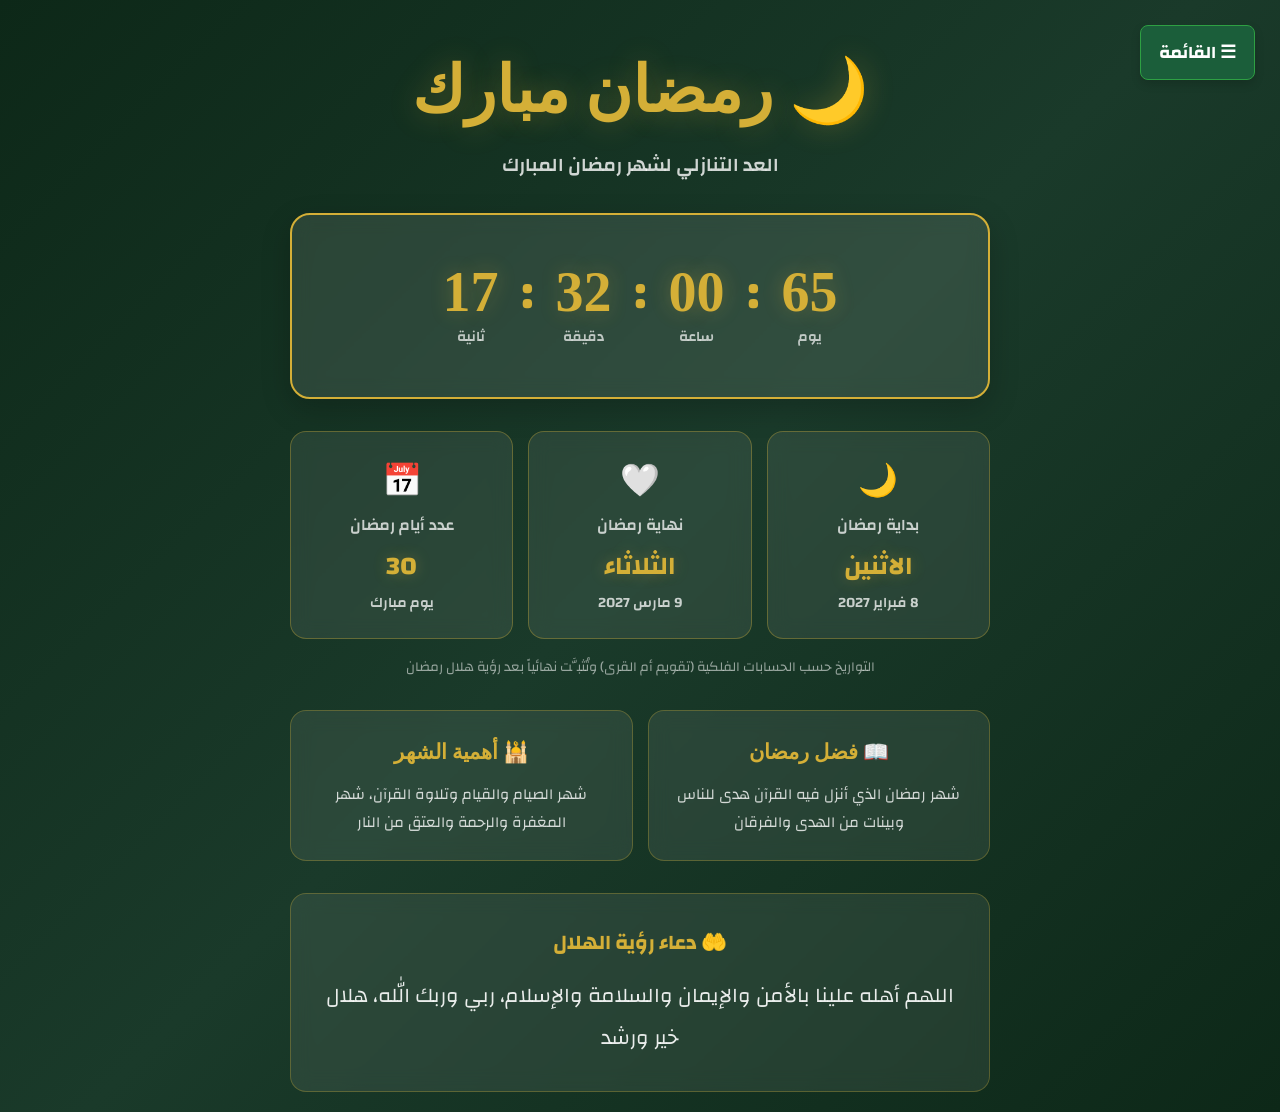
<file: ramadan.html>
<!DOCTYPE html>
<html lang="ar" dir="rtl">
<head>
    <meta charset="UTF-8">
    <meta name="viewport" content="width=device-width, initial-scale=1.0">
    <title data-ar="🌙 العد التنازلي لرمضان" data-en="🌙 Ramadan Countdown">🌙 العد التنازلي لرمضان</title>
    <link rel="stylesheet" href="ramadan.css">
    <link rel="stylesheet" href="style.css">
    <!-- خطوط عربية أنيقة -->
    <link rel="preconnect" href="https://fonts.googleapis.com">
    <link rel="preconnect" href="https://fonts.gstatic.com" crossorigin>
    <link href="https://fonts.googleapis.com/css2?family=Changa:wght@400;500;700&family=Lateef:wght@400;700&family=Noto+Naskh+Arabic:wght@700&display=swap" rel="stylesheet">
</head>
<body>
    <!-- زر فتح القائمة الجانبية -->
    <button class="open-sidebar-btn" onclick="toggleSidebar()">☰ <span data-ar="القائمة" data-en="Menu">القائمة</span></button>

    <!-- القائمة الجانبية -->
    <div id="sidebar" class="sidebar">
        <button class="close-sidebar-btn" onclick="toggleSidebar()">&times;</button>
        
        <div class="sidebar-header">
            <h3 data-ar="قائمة التنقل" data-en="Navigation Menu">قائمة التنقل</h3>
        </div>

        <ul class="sidebar-links">
            <li><a href="index.html" data-ar="🏠 الصفحة الرئيسية" data-en="🏠 Home">🏠 الصفحة الرئيسية</a></li>
            <li><a href="index4.html" data-ar="📿 أذكار الصلاة" data-en="📿 Prayer Azkar">📿 أذكار الصلاة</a></li>
            <li><a href="index2.html" data-ar="✨ السبحة الإلكترونية" data-en="✨ Digital Tasbeeh">✨ السبحة الإلكترونية</a></li>
            <li><a href="index3.html" data-ar="🕌 مواقيت الصلاة" data-en="🕌 Prayer Times">🕌 مواقيت الصلاة</a></li>
            <li><a href="ramadan.html" onclick="toggleSidebar()" data-ar="🌙 رمضان" data-en="🌙 Ramadan">🌙 رمضان</a></li>
            <li><a href="index5.html" data-ar="قائمة الشيوخ" data-en="List of Sheikhs">قائمةالشيوخ</a></li>
            <li><a href="settings.html" data-ar="⚙️ الإعدادات" data-en="⚙️ Settings">⚙️ الإعدادات</a></li>
        </ul>
    </div>

    <!-- طبقة شفافة خلف القائمة -->
    <div id="overlay" class="overlay" onclick="toggleSidebar()"></div>

    <!-- ================= المحتوى الرئيسي ================= -->
    <div class="ramadan-container">
        <div class="ramadan-header">
            <h1 data-ar="🌙 رمضان مبارك" data-en="🌙 Ramadan">🌙 رمضان </h1>
            <p class="ramadan-subtitle" data-ar="العد التنازلي لشهر رمضان المبارك" data-en="Countdown to the blessed month of Ramadan">العد التنازلي لشهر رمضان المبارك</p>
        </div>

        <!-- كرت العد التنازلي الكبير -->
        <div class="countdown-card">
            <div class="countdown-grid">
                <div class="countdown-item">
                    <span id="days" class="countdown-number">00</span>
                    <span class="countdown-label" data-ar="يوم" data-en="Days">يوم</span>
                </div>
                <div class="countdown-separator">:</div>
                <div class="countdown-item">
                    <span id="hours" class="countdown-number">00</span>
                    <span class="countdown-label" data-ar="ساعة" data-en="Hours">ساعة</span>
                </div>
                <div class="countdown-separator">:</div>
                <div class="countdown-item">
                    <span id="minutes" class="countdown-number">00</span>
                    <span class="countdown-label" data-ar="دقيقة" data-en="Minutes">دقيقة</span>
                </div>
                <div class="countdown-separator">:</div>
                <div class="countdown-item">
                    <span id="seconds" class="countdown-number">00</span>
                    <span class="countdown-label" data-ar="ثانية" data-en="Seconds">ثانية</span>
                </div>
            </div>
        </div>

        <!-- ===== معلومات رمضان (البداية والنهاية وعدد الأيام) ===== -->
        <div class="ramadan-details">
            <div class="detail-card">
                <div class="detail-icon">🌙</div>
                <div class="detail-label" data-ar="بداية رمضان" data-en="Ramadan Starts">بداية رمضان</div>
                <div class="detail-day" id="mStartDay">--</div>
                <div class="detail-date" id="mStartDate">--</div>
            </div>
            <div class="detail-card">
                <div class="detail-icon">🤍</div>
                <div class="detail-label" data-ar="نهاية رمضان" data-en="Ramadan Ends">نهاية رمضان</div>
                <div class="detail-day" id="mEndDay">--</div>
                <div class="detail-date" id="mEndDate">--</div>
            </div>
            <div class="detail-card">
                <div class="detail-icon">📅</div>
                <div class="detail-label" data-ar="عدد أيام رمضان" data-en="Ramadan Days">عدد أيام رمضان</div>
                <div class="detail-day" id="mDays">--</div>
                <div class="detail-date" data-ar="يوم مبارك" data-en="Blessed days">يوم مبارك</div>
            </div>
        </div>
        <p class="ramadan-details-note" data-ar="التواريخ حسب الحسابات الفلكية (تقويم أم القرى) وتُثبَّت نهائياً بعد رؤية هلال رمضان" data-en="Dates per astronomical calculations (Umm al-Qura) and are confirmed by moon sighting">التواريخ حسب الحسابات الفلكية (تقويم أم القرى) وتُثبَّت نهائياً بعد رؤية هلال رمضان</p>

        <!-- معلومات إضافية -->
        <div class="ramadan-info">
            <div class="info-card">
                <h3 data-ar="📖 فضل رمضان" data-en="📖 Virtue of Ramadan">📖 فضل رمضان</h3>
                <p data-ar="شهر رمضان الذي أنزل فيه القرآن هدى للناس وبينات من الهدى والفرقان" data-en="The month of Ramadan in which the Quran was revealed, a guidance for mankind and clear proofs of guidance and criterion">شهر رمضان الذي أنزل فيه القرآن هدى للناس وبينات من الهدى والفرقان</p>
            </div>
            <div class="info-card">
                <h3 data-ar="🕌 أهمية الشهر" data-en="🕌 Importance of the Month">🕌 أهمية الشهر</h3>
                <p data-ar="شهر الصيام والقيام وتلاوة القرآن، شهر المغفرة والرحمة والعتق من النار" data-en="Month of fasting, night prayer, and Quran recitation, month of forgiveness, mercy, and salvation from Hellfire">شهر الصيام والقيام وتلاوة القرآن، شهر المغفرة والرحمة والعتق من النار</p>
            </div>
        </div>

        <!-- دعاء -->
        <div class="dua-card">
            <h3 data-ar="🤲 دعاء رؤية الهلال" data-en="🤲 Crescent Moon Dua">🤲 دعاء رؤية الهلال</h3>
            <p class="dua-text" data-ar="اللهم أهله علينا بالأمن والإيمان والسلامة والإسلام، ربي وربك الله، هلال خير ورشد" data-en="O Allah, bring it over us with security and faith, safety and Islam. My Lord and your Lord is Allah, a crescent of goodness and guidance">اللهم أهله علينا بالأمن والإيمان والسلامة والإسلام، ربي وربك الله، هلال خير ورشد</p>
        </div>
            
            


    </div>

    <script src="lang.js"></script>
    <script src="quran-api.js"></script>
    <script src="script3.js"></script>
    <script src="ramadan.js"></script>
    <script src="scrypt.js"></script>
</body>
</html>
</file>
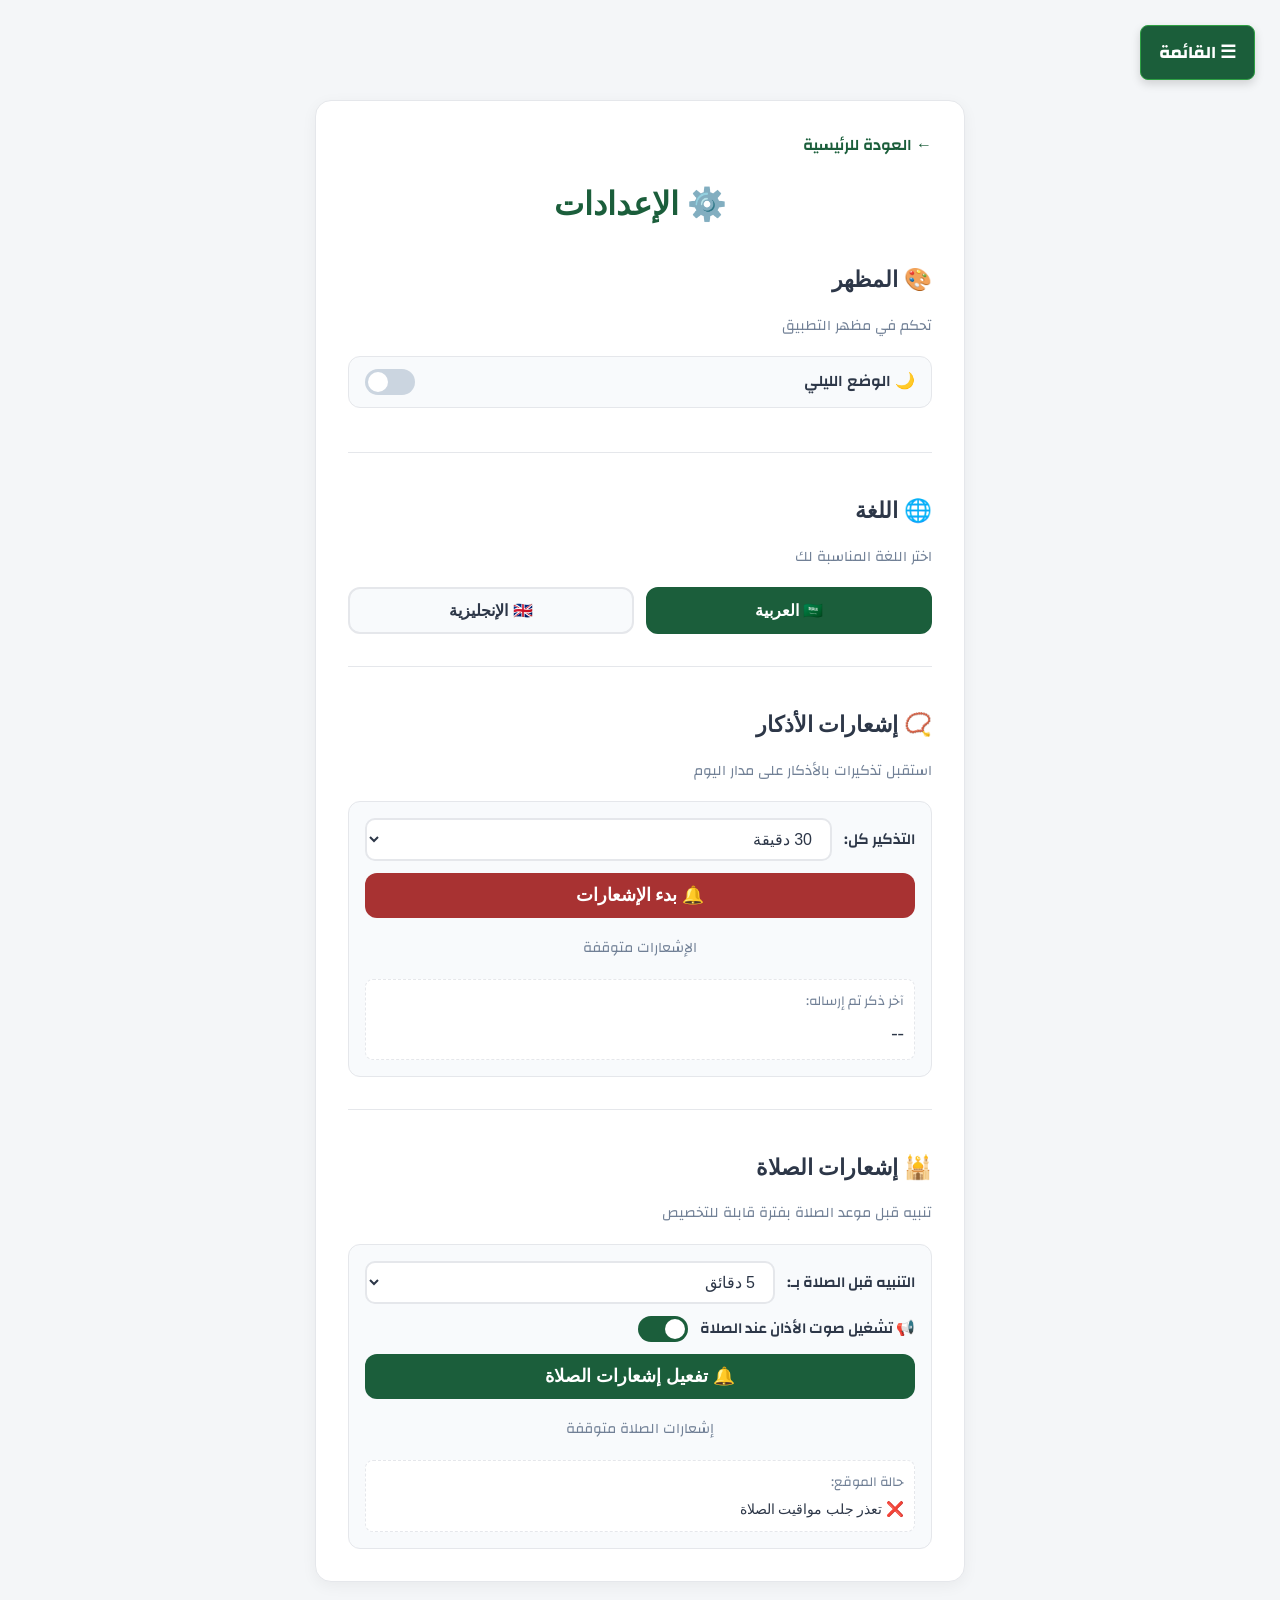
<file: settings.html>
<!DOCTYPE html>
<html lang="ar" dir="rtl">
<head>
    <meta charset="UTF-8">
    <meta name="viewport" content="width=device-width, initial-scale=1.0">
    <title data-ar="الإعدادات" data-en="Settings">الإعدادات</title>
    <link rel="stylesheet" href="settings.css">
    <link rel="stylesheet" href="style.css">
    <!-- خطوط عربية أنيقة -->
    <link rel="preconnect" href="https://fonts.googleapis.com">
    <link rel="preconnect" href="https://fonts.gstatic.com" crossorigin>
    <link href="https://fonts.googleapis.com/css2?family=Changa:wght@400;500;700&family=Lateef:wght@400;700&family=Noto+Naskh+Arabic:wght@700&display=swap" rel="stylesheet">
</head>
<body>
    <!-- زر فتح القائمة الجانبية -->
    <button class="open-sidebar-btn" onclick="toggleSidebar()">☰ <span data-ar="القائمة" data-en="Menu">القائمة</span></button>

    <!-- القائمة الجانبية -->
    <div id="sidebar" class="sidebar">
        <button class="close-sidebar-btn" onclick="toggleSidebar()">&times;</button>
        
        <div class="sidebar-header">
            <h3 data-ar="قائمة التنقل" data-en="Navigation Menu">قائمة التنقل</h3>
        </div>

        <ul class="sidebar-links">
            <li><a href="index.html" data-ar="🏠 الصفحة الرئيسية" data-en="🏠 Home">🏠 الصفحة الرئيسية</a></li>
            <li><a href="index4.html" onclick="toggleSidebar()" data-ar="📿 أذكار الصلاة" data-en="📿 Prayer Azkar">📿 أذكار الصلاة</a></li>
            <li><a href="index2.html" onclick="toggleSidebar()" data-ar="✨ السبحة الإلكترونية" data-en="✨ Digital Tasbeeh">✨ السبحة الإلكترونية</a></li>
            <li><a href="index3.html" onclick="toggleSidebar()" data-ar="🕌 مواقيت الصلاة" data-en="🕌 Prayer Times">🕌 مواقيت الصلاة</a></li>
            <li><a href="ramadan.html" onclick="toggleSidebar()" data-ar="🌙 رمضان" data-en="🌙 Ramadan">🌙 رمضان</a></li>
            <li><a href="index5.html" data-ar="قائمة الشيوخ" data-en="List of Sheikhs">قائمةالشيوخ</a></li>
            <li><a href="settings.html" data-ar="⚙️ الإعدادات" data-en="⚙️ Settings">⚙️ الإعدادات</a></li>
        </ul>
    </div>

    <!-- طبقة شفافة خلف القائمة -->
    <div id="overlay" class="overlay" onclick="toggleSidebar()"></div>

    <!-- ================= حاوية الإعدادات ================= -->
    <div class="settings-container">
        <a href="index.html" class="back-link" data-ar="← العودة للرئيسية" data-en="← Back to Home">← العودة للرئيسية</a>
        
        <h1 class="settings-title" data-ar="⚙️ الإعدادات" data-en="⚙️ Settings">⚙️ الإعدادات</h1>

        <!-- ===== قسم المظهر ===== -->
        <div class="settings-section">
            <h2 class="section-title" data-ar="🎨 المظهر" data-en="🎨 Appearance">🎨 المظهر</h2>
            <p class="section-desc" data-ar="تحكم في مظهر التطبيق" data-en="Control the appearance of the site">تحكم في مظهر الموقع</p>
            
            <div class="toggle-wrapper">
                <span class="toggle-label" data-ar="🌙 الوضع الليلي" data-en="🌙 Dark Mode">🌙 الوضع الليلي</span>
                <label class="toggle-switch">
                    <input type="checkbox" id="darkModeToggle">
                    <span class="toggle-slider"></span>
                </label>
            </div>
        </div>

        <!-- ===== قسم اللغة ===== -->
        <div class="settings-section">
            <h2 class="section-title" data-ar="🌐 اللغة" data-en="🌐 Language">🌐 اللغة</h2>
            <p class="section-desc" data-ar="اختر اللغة المناسبة لك" data-en="Choose your preferred language">اختر اللغة المناسبة لك</p>
            
            <div class="language-selector">
                <button class="lang-btn active" data-lang="ar" data-ar="🇸🇦 العربية" data-en="🇸🇦 Arabic" onclick="setLanguage('ar')">🇸🇦 العربية</button>
                <button class="lang-btn" data-lang="en" data-ar="🇬🇧 الإنجليزية" data-en="🇬🇧 English" onclick="setLanguage('en')">🇬🇧 English</button>
            </div>
        </div>

        <!-- ===== قسم إشعارات الأذكار ===== -->
        <div class="settings-section">
            <h2 class="section-title" data-ar="📿 إشعارات الأذكار" data-en="📿 Azkar Notifications">📿 إشعارات الأذكار</h2>
            <p class="section-desc" data-ar="استقبل تذكيرات بالأذكار على مدار اليوم" data-en="Receive zikr reminders throughout the day">استقبل تذكيرات بالأذكار على مدار اليوم</p>
            
            <div class="notification-settings">
                <div class="notif-interval">
                    <label data-ar="التذكير كل:" data-en="Remind every:">التذكير كل:</label>
                    <select id="notifInterval">
                        <option value="1" data-ar="دقيقة واحدة" data-en="1 minute">دقيقة واحدة</option>
                        <option value="5" data-ar="5 دقائق" data-en="5 minutes">5 دقائق</option>
                        <option value="15" data-ar="15 دقيقة" data-en="15 minutes">15 دقيقة</option>
                        <option value="30" selected data-ar="30 دقيقة" data-en="30 minutes">30 دقيقة</option>
                        <option value="60" data-ar="ساعة واحدة" data-en="1 hour">ساعة واحدة</option>
                        <option value="120" data-ar="ساعتين" data-en="2 hours">ساعتين</option>
                    </select>
                </div>
                
                <button id="notificationBtn" class="notif-btn start" data-ar="🔔 بدء الإشعارات" data-en="🔔 Start Notifications" >🔔 بدء الإشعارات</button>
                
                <div id="notifStatus" class="notif-status inactive" data-ar="الإشعارات متوقفة" data-en="Notifications Stopped">الإشعارات متوقفة</div>
                
                <!-- معاينة الذكر -->
                <div class="zkr-preview">
                    <div class="zkr-preview-title" data-ar="آخر ذكر تم إرساله:" data-en="Last zikr sent:">آخر ذكر تم إرساله:</div>
                    <div id="zkrPreviewText" class="zkr-preview-text" style="direction: rtl;">--</div>
                </div>
            </div>
        </div>

        <!-- ===== قسم إشعارات الصلاة ===== -->
        <div class="settings-section" id="prayerNotifSection">
            <h2 class="section-title" data-ar="🕌 إشعارات الصلاة" data-en="🕌 Prayer Notifications">🕌 إشعارات الصلاة</h2>
            <p class="section-desc" data-ar="تنبيه قبل موعد الصلاة بفترة قابلة للتخصيص" data-en="Get notified before each prayer time with a customizable reminder">تنبيه قبل موعد الصلاة بفترة قابلة للتخصيص</p>
            
<div class="notification-settings">
                <!-- اختيار الوقت قبل الصلاة -->
                <div class="notif-interval">
                    <label data-ar="التنبيه قبل الصلاة بـ:" data-en="Notify before prayer by:">التنبيه قبل الصلاة بـ:</label>
                    <select id="prayerNotifBefore">
                        <option value="1" data-ar="دقيقة واحدة" data-en="1 minute">دقيقة واحدة</option>
                        <option value="3" data-ar="3 دقائق" data-en="3 minutes">3 دقائق</option>
                        <option value="5" selected data-ar="5 دقائق" data-en="5 minutes">5 دقائق</option>
                        <option value="10" data-ar="10 دقائق" data-en="10 minutes">10 دقائق</option>
                        <option value="15" data-ar="15 دقيقة" data-en="15 minutes">15 دقيقة</option>
                        <option value="30" data-ar="30 دقيقة" data-en="30 minutes">30 دقيقة</option>
                    </select>
                </div>

                <!-- تشغيل صوت الأذان -->
<div class="notif-interval">
                    <label data-ar="📢 تشغيل صوت الأذان عند الصلاة" data-en="📢 Play Adhan at prayer time">📢 تشغيل صوت الأذان عند الصلاة</label>
                    <label class="toggle-switch">
                        <input type="checkbox" id="adhanToggle" checked>
                        <span class="toggle-slider"></span>
                    </label>
                </div>

                <!-- زر تجربة صوت الأذان -->
                
                
                <button id="prayerNotifBtn" class="notif-btn start" data-ar="🔔 تفعيل إشعارات الصلاة" data-en="🔔 Enable Prayer Alerts">🔔 تفعيل إشعارات الصلاة</button>
                
                <div id="prayerNotifStatus" class="notif-status inactive" data-ar="إشعارات الصلاة متوقفة" data-en="Prayer Alerts Stopped">إشعارات الصلاة متوقفة</div>
                
                <!-- حالة الموقع -->
                <div id="prayerLocationStatus" class="zkr-preview">
                    <div class="zkr-preview-title" data-ar="حالة الموقع:" data-en="Location Status:">حالة الموقع:</div>
                    <div id="locationStatusText" class="zkr-preview-text" style="direction: rtl; font-size: 0.9rem;">جاري تحديد الموقع...</div>
                </div>
                
                <!-- آخر صلاة تم التنبيه لها -->
                <div class="zkr-preview" id="lastPrayerAlertDiv" style="display: none;">
                    <div class="zkr-preview-title" data-ar="آخر تنبيه:" data-en="Last Alert:">آخر تنبيه:</div>
                    <div id="lastPrayerAlertText" class="zkr-preview-text" style="direction: rtl;">--</div>
                </div>

            </div> <!-- نهاية notification-settings -->
        </div> <!-- نهاية settings-section الإشعارات -->
    </div> <!-- نهاية settings-container -->

<!-- حاوية التنبيهات داخل الصفحة -->
    <div id="inPageToastContainer" class="inpage-toast-container"></div>

    <script src="lang.js"></script>
    <script src="quran-api.js"></script>
    <script src="script3.js"></script>
    <script src="settings.js"></script>
    <script src="scrypt.js"></script>
</body>
</html>
</file>
<file: style.css>
:root {
    --bg-main: #f8faf9;
    /* خلفية الصفحة الأساسية (أبيض مائل للرمادي الهادئ) */
    --bg-card: #ffffff;
    /* خلفية الكروت (أبيض ناصع) */
    --bg-sidebar: #ffffff;
    /* خلفية القائمة الجانبية */
    --primary-green: #2ea043;
    /* الأخضر الرئيسي للرموز والعناوين */
    --btn-green: #1b5e3a;
    /* أخضر الأزرار */
    --accent-gold: #d4af37;
    --text-main: #1f2937;
    /* لون الخطوط (أسود غامق مريح للعين) */
    --text-sub: #6b7280;
    /* لون النصوص الفرعية (رمادي) */
    --border-color: #e5e7eb;
    /* لون الحدود الفاتحة */
    --sidebar-width: 280px;
    --transition: all 0.3s ease-in-out;
}

* {
    margin: 0;
    padding: 0;
    box-sizing: border-box;
}

body {
    font-family: 'Changa', sans-serif;
    background-color: var(--bg-main);
    color: var(--text-main);
    line-height: 1.6;
    overflow-x: hidden;
    direction: rtl;
}

/* ================= شاشة الترحيب (Intro Screen) ================= */
#newIntro {
    position: fixed;
    inset: 0;
    z-index: 99999;
    background: linear-gradient(135deg, #063d2b, #0a5c3f, #063d2b);
    display: flex;
    align-items: center;
    justify-content: center;
    opacity: 1;
    visibility: visible;
    transition: opacity 0.5s ease, visibility 0.5s ease;
}

#newIntro.hide {
    opacity: 0;
    visibility: hidden;
    pointer-events: none;
}

#newIntro h1 {
    margin: 0;
    color: #fff;
    font-size: 42px;
    font-weight: 700;
    font-family: Arial, sans-serif;
    animation: introText 0.8s ease;
}

@keyframes introText {
    from {
        opacity: 0;
        transform: translateY(15px);
    }

    to {
        opacity: 1;
        transform: translateY(0);
    }
}





/* ==========================================
   1. وضع الكمبيوتر (أكبر من 768px)
   ========================================== */
@media screen and (min-width: 769px) {
    /* الزرار فوق على اليمين وشغال تماماً */
    .open-sidebar-btn {
        position: fixed !important;
        top: 25px !important;
        right: 25px !important;
        background-color: var(--btn-green) !important;
        color: #ffffff !important;
        border: 1px solid var(--primary-green) !important;
        padding: 10px 18px !important;
        border-radius: 8px !important;
        cursor: pointer !important;
        font-weight: bold !important;
        z-index: 10005 !important; /* ضمان إنه فوق كل حاجة للضغط عليه */
        display: inline-block !important;
    }

    /* القائمة الجانبية في الكمبيوتر */
    .sidebar {
        position: fixed !important;
        top: 80px !important;
        right: -320px !important;
        width: var(--sidebar-width) !important;
        height: auto !important;
        max-height: calc(100vh - 100px) !important;
        background-color: var(--bg-sidebar) !important;
        border: 1px solid var(--border-color) !important;
        border-radius: 12px !important;
        z-index: 10000 !important;
        transition: right 0.3s ease-in-out !important;
        padding: 15px !important;
        box-sizing: border-box !important;
        overflow-y: auto !important;
    }

    .sidebar.active {
        right: 25px !important;
    }
}

/* ==========================================
   2. وضع الفون (768px أو أقل)
   ========================================== */
@media screen and (max-width: 768px) {
    .overlay {
        display: none !important;
    }

    .open-sidebar-btn {
        position: absolute !important;
        top: 15px !important;
        right: 15px !important;
        background-color: var(--btn-green) !important;
        color: #ffffff !important;
        border: 1px solid var(--primary-green) !important;
        padding: 8px 16px !important;
        border-radius: 8px !important;
        cursor: pointer !important;
        font-weight: bold !important;
        z-index: 10005 !important;
    }

    .sidebar {
        display: block !important;
        position: absolute !important;
        top: 60px !important;
        right: 15px !important;
        width: 240px !important;
        max-width: calc(100vw - 30px) !important;
        height: auto !important;
        background-color: var(--bg-sidebar) !important;
        border: 1px solid var(--border-color) !important;
        border-radius: 12px !important;
        box-shadow: 0 8px 25px rgba(0, 0, 0, 0.15) !important;
        z-index: 10000 !important;
        padding: 15px 10px 10px 10px !important;

        /* أنيميشن السلاسة للفون */
        opacity: 0;
        visibility: hidden;
        transform: translateY(-10px);
        transition: opacity 0.25s ease, transform 0.25s ease, visibility 0.25s ease !important;
        pointer-events: none;
    }

    .sidebar.active {
        opacity: 1 !important;
        visibility: visible !important;
        transform: translateY(0) !important;
        pointer-events: auto !important;
    }

    .close-sidebar-btn {
        display: block !important;
        position: absolute !important;
        top: 8px !important;
        left: 12px !important;
        background: none !important;
        border: none !important;
        color: var(--primary-green) !important;
        font-size: 22px !important;
        font-weight: bold !important;
        cursor: pointer !important;
    }
}

/* ==========================================
   3. الروابط
   ========================================== */
.sidebar-links li a {
    color: var(--text-main) !important;
    transition: var(--transition) !important;
}

.sidebar-links li a:hover {
    color: var(--primary-green) !important;
}


/* ==========================================
   تنسيق زرار القفل الـ X المظبوط
   ========================================== */
.close-sidebar-btn {
    display: flex !important;
    align-items: center !important;
    justify-content: center !important;
    
    position: absolute !important;
    top: 12px !important;
    left: 12px !important;            /* في الزاوية شمال القائمة */
    
    width: 30px !important;
    height: 30px !important;
    
    background-color: transparent !important; /* بدون أي خلفية رمادي مكسورة */
    border: 1px solid var(--border-color, #323f4b) !important;
    border-radius: 6px !important;
    
    color: var(--primary-green, #2ea043) !important; /* أو خليه أبيض حسب ذوقك */
    font-size: 16px !important;
    font-weight: bold !important;
    line-height: 1 !important;
    
    cursor: pointer !important;
    transition: all 0.2s ease !important;
    padding: 0 !important;
    z-index: 10010 !important;
}

/* حركة عند التمرير بالماوس عليه */
.close-sidebar-btn:hover {
    background-color: #dc2626 !important; /* يتحول لأحمر عند الـ Hover */
    color: #ffffff !important;
    border-color: #dc2626 !important;
}
/* ==========================================
   تنسيق الروابط للطرفين
   ========================================== */
.sidebar-links {
    list-style: none;
    padding: 0;
    margin: 15px 0 0 0;
}

.sidebar-links li a {
    display: flex;
    justify-content: space-between;
    align-items: center;
    padding: 12px 10px;
    color: #e0e0e0;
    text-decoration: none;
    font-size: 14px;
}

.sidebar-links li a:hover {
    color: #00ff88;
}


/* ==========================================
 تطبيق الوضع الليلي (Dark Mode)
   ========================================== */
body.dark-theme {
    --bg-main: #050c08;
    --bg-card: #0d1a14;
    --bg-sidebar: #12161b;
    --border-color: #1f2d24;
    --text-main: #ffffff;
    --text-sub: #9ca3af;
}

/* تعديل خلفية القائمة الجانبية ونصوصها في الوضع الليلي */
body.dark-theme .sidebar {
    background-color: var(--bg-sidebar);
}

body.dark-theme .sidebar-links a {
    color: var(--text-sub);
}

body.dark-theme .sidebar-links a:hover {
    background-color: #1c2128;
    color: #ffffff;
}

@media (max-width: 600px) {

    .main-container {
        transition: transform 0.3s ease;
    }

    /* لما القائمة تفتح */
    .main-container.sidebar-open {
        transform: translateX(-90px);
    }

    /* تصغير بسيط للجزء العلوي فقط */
    .main-container.sidebar-open .welcome-section {
        transform: scale(0.88);
        transform-origin: center top;
        transition: transform 0.3s ease;
    }

    .main-container:not(.sidebar-open) .welcome-section {
        transform: scale(1);
        transition: transform 0.3s ease;
    }
}

/* ==========================================
   توحيد ألوان القائمة والزرار للوضع الليلي في جميع الصفحات
   ========================================== */

/* 1. إجبار القائمة على ألوان الوضع الليلي */
.sidebar, 
body.dark-theme .sidebar, 
body.dark-mode .sidebar {
    background-color: var(--bg-sidebar, #12161b) !important;
    border-color: var(--border-color, #1f2d24) !important;
    color: #ffffff !important;
}

/* 2. إجبار روابط القائمة على ألوان الوضع الليلي */
.sidebar-links li a,
body.dark-theme .sidebar-links li a,
body.dark-mode .sidebar-links li a {
    color: var(--text-sub, #e0e0e0) !important;
}

.sidebar-links li a:hover,
body.dark-theme .sidebar-links li a:hover,
body.dark-mode .sidebar-links li a:hover {
    background-color: #1c2128 !important;
    color: var(--primary-green, #2ea043) !important;
}

/* 3. إجبار زري الفتح والقفل على الألوان الصحيحة */
.open-sidebar-btn {
    background-color: var(--btn-green, #1b5e3a) !important;
    color: #ffffff !important;
    border-color: var(--primary-green, #2ea043) !important;
}

.close-sidebar-btn {
    color: var(--primary-green, #2ea043) !important;
    border-color: var(--border-color, #1f2d24) !important;
}
















/* تنسيق الواجهة */
.main-container {
    max-width: 750px;
    margin: 0 auto;
    padding: 30px 20px;
    display: flex;
    flex-direction: column;
    align-items: center;
}

.main-header {
    width: 100%;
    text-align: center;
    margin-bottom: 25px;
}

.top-bar {
    display: flex;
    justify-content: space-between;
    align-items: flex-start;
}

.header-icon,
.lantern-icon {
    font-size: 1.4rem;
    color: var(--primary-green);
}

.bismillah {
    font-family: 'Noto Naskh Arabic', serif;
    color: var(--accent-gold);
    font-size: 1.1rem;
}

.quran-title {
    font-size: 2.2rem;
    font-weight: 700;
    margin: 5px 0;
}

.home-icon {
    color: var(--primary-green);
    margin-top: 5px;
}

.welcome-msg {
    color: var(--text-sub);
    font-size: 1.1rem;
}

.app-name-main {
    font-size: 1.8rem;
    color: var(--primary-green);
    font-weight: 700;
}

.sub-msg {
    color: var(--text-sub);
    font-size: 0.9rem;
}

.card {
    width: 100%;
    background-color: var(--bg-card);
    border-radius: 16px;
    padding: 20px 22px;
    margin-bottom: 20px;
    border: 1px solid var(--border-color);
}

.card-header h3 {
    font-size: 1rem;
    color: var(--primary-green);
    display: flex;
    align-items: center;
    gap: 8px;
}

.prayer-details {
    display: flex;
    justify-content: space-between;
    align-items: center;
    margin: 15px 0;
}

.prayer-time-info h2 {
    font-size: 2.5rem;
    font-weight: 700;
}

.time-main {
    font-size: 1.3rem;
    color: var(--primary-green);
    font-weight: 700;
}

.time-remaining-msg {
    font-size: 0.85rem;
    color: var(--text-sub);
}

.mosque-visual {
    width: 120px;
    height: 120px;
    border-radius: 12px;
    overflow: hidden;
    border: 1px solid var(--border-color);
}

.custom-img {
    width: 100%;
    height: 100%;
    object-fit: cover;
}

.countdown-container {
    display: flex;
    align-items: center;
    gap: 15px;
    border-top: 1px solid var(--border-color);
    padding-top: 15px;
    margin-bottom: 12px;
}

.countdown-icon {
    font-size: 1.5rem;
    color: var(--accent-gold);
}

.countdown {
    display: flex;
    align-items: center;
    gap: 10px;
}

.time-unit {
    text-align: center;
}

.time-unit span {
    font-size: 1.8rem;
    font-weight: 700;
    color: var(--primary-green);
}

.time-unit p {
    font-size: 0.75rem;
    color: var(--text-sub);
}

.separator {
    font-size: 1.5rem;
    color: var(--text-sub);
    margin-top: -12px;
}

.view-all-link,
.more-thikr {
    color: var(--primary-green);
    text-decoration: none;
    font-size: 0.9rem;
    display: inline-flex;
    align-items: center;
    gap: 5px;
}

.thikr-card {
    display: flex;
    gap: 20px;
    align-items: center;
}

.tasbih-visual {
    font-size: 3.5rem;
    color: var(--primary-green);
    opacity: 0.4;
}

.thikr-content {
    flex-grow: 1;
}

.thikr-type {
    font-size: 0.85rem;
    color: var(--primary-green);
}

.thikr-text {
    font-family: 'Lateef', serif;
    font-size: 1.8rem;
    line-height: 1.3;
    margin: 8px 0;
    color: var(--text-main);
}

.explore-content {
    width: 100%;
    margin-top: 10px;
}

.explore-divider {
    display: flex;
    align-items: center;
    gap: 15px;
    margin-bottom: 20px;
}

.explore-divider .line {
    flex-grow: 1;
    height: 1px;
    background-color: var(--border-color);
}

.explore-divider h3 {
    font-size: 0.95rem;
    color: var(--text-sub);
}

.explore-grid {
    display: grid;
    grid-template-columns: repeat(4, 1fr);
    gap: 12px;
}

.explore-item {
    background-color: var(--bg-card);
    border-radius: 12px;
    padding: 15px 10px;
    text-align: center;
    text-decoration: none;
    border: 1px solid var(--border-color);
    transition: var(--transition);
}

.explore-item:hover {
    background-color: #11261d;
    transform: translateY(-3px);
}

.explore-item i {
    font-size: 1.8rem;
    color: var(--primary-green);
    margin-bottom: 8px;
}

.explore-item h4 {
    color: var(--text-main);
    font-size: 0.95rem;
}

.explore-item p {
    color: var(--text-sub);
    font-size: 0.75rem;
}

.quote-section {
    text-align: center;
    margin-top: 25px;
}

.quote-box {
    display: flex;
    align-items: center;
    justify-content: center;
    gap: 8px;
    color: var(--text-sub);
    font-size: 0.95rem;
}

.quote-box i {
    color: var(--primary-green);
}

.heart-icon {
    color: var(--primary-green);
    margin-top: 8px;
}

@media (max-width: 600px) {
    .explore-grid {
        grid-template-columns: repeat(2, 1fr);
    }
}
/* ==========================================
   تنسيق الثيم المتناسق (الوضع الليلي والنهاري)
   ========================================== */

/* 1. الوضع النهاري الافتراضي (لما السويتش يكون مقفول) */
body {
    background-color: #f4f6f8 !important;
    color: #1f2937 !important;
    transition: background-color 0.3s ease, color 0.3s ease !important;
}

body .settings-card,
body .card,
body .main-container {
    background-color: #ffffff !important;
    color: #1f2937 !important;
    border: 1px solid #e5e7eb !important;
}

/* 2. الوضع الليلي (لما السويتش يكون شغّال) */
body.dark-theme {
    background-color: #050c08 !important;
    color: #ffffff !important;
}

body.dark-theme .settings-card,
body.dark-theme .card,
body.dark-theme .main-container {
    background-color: #0d1a14 !important;
    color: #ffffff !important;
    border: 1px solid #1f2d24 !important;
}

/* القائمة الجانبية بتتبع ثيم الـ body تلقائياً */
.sidebar {
    background-color: #ffffff !important;
    color: #1f2937 !important;
}

body.dark-theme .sidebar {
    background-color: #12161b !important;
    color: #ffffff !important;
}
</file>
<file: tasbeeh.css>
/* ================= إعدادات أساسية ================= */
*, *::before, *::after {
    box-sizing: border-box;
    font-family: 'Changa', sans-serif;
}

/* تحديد الألوان الافتراضية (الوضع الفاتح) */
:root {
    --bg-color: #f8fafc;
    --card-bg: #ffffff;
    --text-color: #2d3748;
    --text-muted: #718096;
    --primary-color: #1b5e3b;
    --border-color: #e2e8f0;
}

/* ألوان الوضع الليلي (Dark Mode) */
body.dark-mode {
    --bg-color: #12181b;
    --card-bg: #1e262c;
    --text-color: #f7fafc;
    --text-muted: #a0aec0;
    --primary-color: #2e8b57;
    --border-color: #2d3748;
}

/* تطبيق المتغيرات على جسم الصفحة والعناصر */
body {
    background-color: var(--bg-color);
    color: var(--text-color);
    transition: background-color 0.3s, color 0.3s;
}

/* تطبيق الخلفيات والألوان على الكروت والقوائم */
.tasbeeh-container,
.sidebar {
    background-color: var(--card-bg) !important;
    color: var(--text-color) !important;
    border-color: var(--border-color) !important;
}

/* زر التبديل بين الوضعين */
.theme-toggle-btn {
    background: transparent;
    border: 2px solid var(--primary-color);
    color: var(--text-color);
    padding: 8px 14px;
    border-radius: 20px;
    cursor: pointer;
    font-weight: bold;
    display: flex;
    align-items: center;
    gap: 6px;
    transition: all 0.2s;
    font-size: 0.95rem;
}

.div{
    color: #1b5e3b;
    text-align: center;
    font-size: 15px;
    font-weight: bold;
    font-style: italic;
}
.open-sidebar-btn {
    position: fixed;
    top: 15px;
    right: 15px;
    background: #1b5e3b;
    color: white;
    border: none;
    padding: 10px 16px;
    border-radius: 8px;
    font-size: 1.1rem;
    font-weight: bold;
    cursor: pointer;
    z-index: 1000;
    box-shadow: 0 4px 10px rgba(0, 0, 0, 0.15);
}

/* جسم القائمة الجانبية */
.sidebar {
    position: fixed;
    top: 0;
    right: -280px; /* مخفية جهة اليمين خارج الشاشة */
    width: 260px;
    height: 100%;
    background-color: #ffffff;
    box-shadow: -4px 0 15px rgba(0, 0, 0, 0.1);
    transition: right 0.3s ease-in-out;
    z-index: 1001;
    padding: 20px;
    display: flex;
    flex-direction: column;
}

/* القائمة وهي مفتوحة */
.sidebar.active {
    right: 0;
}

/* زر الإغلاق (X) */
.close-sidebar-btn {
    align-self: flex-end;
    background: none;
    border: none;
    font-size: 2rem;
    color: var(--text-color);
    cursor: pointer;
}

.sidebar-header h3 {
    color: var(--primary-color);
    font-family: 'Amiri', serif;
    border-bottom: 2px solid var(--border-color);
    padding-bottom: 10px;
    margin-bottom: 20px;
}

/* قائمة الروابط */
.sidebar-links {
    list-style: none;
    padding: 0;
    margin: 0;
}

.sidebar-links li {
    margin-bottom: 15px;
}

.sidebar-links a {
    text-decoration: none;
    color: var(--text-color);
    font-size: 1.1rem;
    font-weight: 600;
    display: block;
    padding: 10px 12px;
    border-radius: 8px;
    transition: all 0.2s ease;
}

.sidebar-links a:hover {
    background-color: var(--border-color);
    color: var(--primary-color);
    padding-right: 18px; /* تأثير سحب بسيط للداخل */
}

/* الطبقة الشفافة خلف القائمة */
.overlay {
    position: fixed;
    top: 0;
    left: 0;
    width: 100%;
    height: 100%;
    background: rgba(0, 0, 0, 0.4);
    display: none;
    z-index: 1000;
}






.overlay.active {
    display: block;
}
.tasbeeh-container {
    background: #ffffff;
    max-width: 450px;
    margin: 2rem auto;
    padding: 2rem 1.5rem;
    border-radius: 100px;
    box-shadow: 0 10px 25px rgba(0, 0, 0, 0.08);
    border: 2px solid #e6f4ea;
    text-align: center;
    transition: 1s;
}
.tasbeeh-title {
    font-family: 'Amiri', serif;
    color: #478667;
    font-size: 1.8rem;
    margin-bottom: 1.2rem;
}

.tasbeeh-select {
    width: 100%;
    padding: 0.75rem 1rem;
    border: 2px solid #1b5e3b;
    border-radius: 12px;
    font-size: 1.1rem;
    font-weight: 600;
    color: #113f28;
    background: #f4f7f6;
    outline: none;
    cursor: pointer;
    margin-bottom: 1.5rem;
    font-family: 'Cairo', sans-serif;
}

/* شاشة العداد الدائرية */
.counter-display {
    width: 160px;
    height: 160px;
    margin: 0 auto 1.5rem auto;
    background: linear-gradient(135deg, #113f28, #1b5e3b);
    border: 6px solid #d4af37; 
    border-radius: 50%;
    display: flex;
    align-items: center;
    justify-content: center;
    box-shadow: inset 0 4px 10px rgba(0,0,0,0.3), 0 6px 15px rgba(27,94,59,0.3);
}

#counterValue {
    font-size: 3.5rem;
    font-weight: bold;
    color: #ffffff;
    font-family: 'Cairo', sans-serif;
}

/* أزرار التحكم */
.tasbeeh-actions {
    display: flex;
    flex-direction: column;
    gap: 12px;
    align-items: center;
}

.tasbeeh-btn {
    width: 100%;
    padding: 1rem;
    background: #1b5e3b;
    color: white;
    border: none;
    border-radius: 15px;
    font-size: 1.4rem;
    font-weight: bold;
    cursor: pointer;
    box-shadow: 0 4px 12px rgba(27, 94, 59, 0.3);
    transition: transform 0.1s, background 0.2s;
}

.tasbeeh-btn:active {
    transform: scale(0.96);
    background: #113f28;
}

.reset-btn {
    background: #edf2f7;
    color: #e53e3e;
    border: 1px solid #cbd5e0;
    padding: 0.5rem 1.2rem;
    border-radius: 10px;
    font-size: 0.95rem;
    font-weight: 600;
    cursor: pointer;
    transition: background 0.2s;
}

.reset-btn:hover {
    background: #fed7d7;
}

/* ================= تجاوب للشاشات الصغيرة ================= */
@media (max-width: 480px) {
    body {
        padding: 0 8px;
    }

    .tasbeeh-container {
        margin: 1rem 0.5rem;
        padding: 1.5rem 1rem;
    }

    .tasbeeh-title {
        font-size: 1.4rem;
    }

    .counter-display {
        width: 130px;
        height: 130px;
        border-width: 4px;
    }

    #counterValue {
        font-size: 2.8rem;
    }

    .tasbeeh-btn {
        font-size: 1.2rem;
        padding: 0.8rem;
    }

    .open-sidebar-btn {
        padding: 8px 12px;
        font-size: 0.95rem;
        top: 10px;
        right: 10px;
    }

    .sidebar {
        width: 220px;
        right: -240px;
    }

    .sidebar-links a {
        font-size: 0.95rem;
        padding: 8px 10px;
    }
}

@media (max-width: 360px) {
    .counter-display {
        width: 110px;
        height: 110px;
    }

    #counterValue {
        font-size: 2.2rem;
    }

    .tasbeeh-btn {
        font-size: 1.1rem;
        padding: 0.7rem;
    }

    .tasbeeh-title {
        font-size: 1.2rem;
    }

    .sidebar {
        width: 200px;
        right: -220px;
    }
}
</file>
<file: mm.css>
/* ================= إعدادات أساسية ================= */
*, *::before, *::after {
    box-sizing: border-box;
    font-family: 'Changa', sans-serif;
}

/* تحديد الألوان الافتراضية (الوضع الفاتح) */
:root {
    --bg-color: #f8fafc;
    --card-bg: #ffffff;
    --text-color: #2d3748;
    --text-muted: #718096;
    --primary-color: #1b5e3b;
    --border-color: #e2e8f0;
}

/* ألوان الوضع الليلي (Dark Mode) */
body.dark-mode {
    --bg-color: #12181b;
    --card-bg: #1e262c;
    --text-color: #f7fafc;
    --text-muted: #a0aec0;
    --primary-color: #2e8b57;
    --border-color: #2d3748;
}

/* تطبيق المتغيرات على جسم الصفحة والعناصر */
body {
    background-color: var(--bg-color);
    color: var(--text-color);
    transition: background-color 0.3s, color 0.3s;
}

/* تطبيق الخلفيات والألوان على الكروت والقوائم */
.prayer-container,
.sidebar {
    background-color: var(--card-bg) !important;
    color: var(--text-color) !important;
    border-color: var(--border-color) !important;
}

.location-text {
    color: var(--text-muted) !important;
}

/* زر التبديل بين الوضعين */
.theme-toggle-btn {
    background: transparent;
    border: 2px solid var(--primary-color);
    color: var(--text-color);
    padding: 8px 14px;
    border-radius: 20px;
    cursor: pointer;
    font-weight: bold;
    display: flex;
    align-items: center;
    gap: 6px;
    transition: all 0.2s;
    font-size: 0.95rem;
}

.open-sidebar-btn {
    position: fixed;
    top: 15px;
    right: 15px;
    background: #1b5e3b;
    color: white;
    border: none;
    padding: 10px 16px;
    border-radius: 8px;
    font-size: 1.1rem;
    font-weight: bold;
    cursor: pointer;
    z-index: 1000;
    box-shadow: 0 4px 10px rgba(0, 0, 0, 0.15);
}

/* جسم القائمة الجانبية */
.sidebar {
    position: fixed;
    top: 0;
    right: -280px; /* مخفية جهة اليمين خارج الشاشة */
    width: 260px;
    height: 100%;
    background-color: #ffffff;
    box-shadow: -4px 0 15px rgba(0, 0, 0, 0.1);
    transition: right 0.3s ease-in-out;
    z-index: 1001;
    padding: 20px;
    display: flex;
    flex-direction: column;
}

/* القائمة وهي مفتوحة */
.sidebar.active {
    right: 0;
}

/* زر الإغلاق (X) */
.close-sidebar-btn {
    align-self: flex-end;
    background: none;
    border: none;
    font-size: 2rem;
    color: var(--text-color);
    cursor: pointer;
}

.sidebar-header h3 {
    color: var(--primary-color);
    font-family: 'Amiri', serif;
    border-bottom: 2px solid var(--border-color);
    padding-bottom: 10px;
    margin-bottom: 20px;
}

/* قائمة الروابط */
.sidebar-links {
    list-style: none;
    padding: 0;
    margin: 0;
}

.sidebar-links li {
    margin-bottom: 15px;
}

.sidebar-links a {
    text-decoration: none;
    color: var(--text-color);
    font-size: 1.1rem;
    font-weight: 600;
    display: block;
    padding: 10px 12px;
    border-radius: 8px;
    transition: all 0.2s ease;
}

.sidebar-links a:hover {
    background-color: var(--border-color);
    color: var(--primary-color);
    padding-right: 18px; /* تأثير سحب بسيط للداخل */
}

/* الطبقة الشفافة خلف القائمة */
.overlay {
    position: fixed;
    top: 0;
    left: 0;
    width: 100%;
    height: 100%;
    background: rgba(0, 0, 0, 0.4);
    display: none;
    z-index: 1000;
}

.overlay.active {
    display: block;
}



/* ================= مواقيت الصلاة ================= */
.prayer-container {
    background: #dde6dd;
    max-width: 800px;
    margin: 2rem auto;
    padding: 1.5rem;
    border-radius: 16px;
    box-shadow: 0 4px 15px rgba(0, 0, 0, 0.05);
    border: 1px solid #e2e8f0;
    text-align: center;
    transition: 0.3;
}



.prayer-title {
    font-family: 'Amiri', serif;
    color: #1b5e3b;
    font-size: 1.8rem;
    margin-bottom: 0.3rem;
}

.location-text {
    color: #212222;
    font-size: 0.95rem;
    margin-bottom: 1.5rem;
    font-weight: 600;
    
}

.prayer-cards {
    display: grid;
    grid-template-columns: repeat(auto-fit, minmax(110px, 1fr));
    gap: 12px;
}

.prayer-card {
    background: #eef1ee;
    border: 2px solid #e6f4ea;
    border-radius: 12px;
    padding: 1rem 0.5rem;
    display: flex;
    flex-direction: column;
    gap: 6px;
    transition: transform 0.2s, background 0.2s;
}

.prayer-card:hover {
    background: #1b5e3b;
    color: #ffffff;
    transform: translateY(-3px);
}

.prayer-card:hover .prayer-name,
.prayer-card:hover .prayer-time {
    color: #ffffff;
}

.prayer-name {
    font-size: 1rem;
    font-weight: 700;
    color: #2d3748;
}

.prayer-time {
    font-size: 1.15rem;
    font-weight: bold;
    color: #070707;
    direction: ltr;
}

/* تصميم كارت الصلاة القادمة والعداد */
.next-prayer-box {
    background: linear-gradient(135deg, #0f2c1d, #113f28);
    color: #f3f8f3;
    padding: 1.2rem;
    border-radius: 14px;
    margin-bottom: 1.5rem;
    box-shadow: 0 6px 15px rgba(27, 94, 59, 0.2);
     display: flex;
    justify-content: center;
    align-items:center ;
}

.next-prayer-info {
    font-size: 1.1rem;
    margin-bottom: 0.5rem;
    display: flex;
    align-items: center;
    gap: 5px;
}

.next-prayer-info strong {
    color: #ffd700; /* لون ذهبي اسم الصلاة */
    font-size: 1.25rem;
}

.countdown-timer {
    font-size: 2.2rem;
    font-weight: bold;
    letter-spacing: 2px;
    font-family: monospace; /* عشان الأرقام تثبت وماتهزش الكلام */
    direction: ltr;
}


/* ================= تجاوب للشاشات الصغيرة ================= */
@media (max-width: 600px) {
    .prayer-cards {
        grid-template-columns: repeat(3, 1fr);
        gap: 8px;
    }

    .prayer-card {
        padding: 0.8rem 0.3rem;
    }

    .prayer-title {
        font-size: 1.3rem;
    }

    .next-prayer-box {
        flex-direction: column;
        padding: 1rem;
        text-align: center;
        gap: 8px;
    }

    .next-prayer-info {
        font-size: 0.95rem;
        margin-bottom: 0.3rem;
    }

    .next-prayer-info strong {
        font-size: 1.1rem;
    }

    .countdown-timer {
        font-size: 1.6rem;
    }
}

@media (max-width: 400px) {
    .prayer-cards {
        grid-template-columns: repeat(2, 1fr);
    }

    .prayer-container {
        padding: 0.8rem;
        margin: 1rem 0.5rem;
    }

    .prayer-card {
        padding: 0.6rem 0.2rem;
    }

    .prayer-name {
        font-size: 0.85rem;
    }

    .prayer-time {
        font-size: 0.95rem;
    }

    .next-prayer-box {
        margin-bottom: 1rem;
    }

    .open-sidebar-btn {
        padding: 8px 12px;
        font-size: 0.95rem;
        top: 10px;
        right: 10px;
    }

    .sidebar {
        width: 220px;
        right: -240px;
    }

    .sidebar-links a {
        font-size: 0.95rem;
        padding: 8px 10px;
    }
}

/* زر تحديد الموقع الجغرافي */

.location-btn-wrapper {
    text-align: center;
    margin: 15px 0 25px 0;
}

.location-btn {
    padding: 10px 22px;
    font-size: 1rem;
    border-radius: 8px;
    cursor: pointer;
    border: none;
    background-color: #2e7d32;
    color: #ffffff;
    display: inline-flex;
    align-items: center;
    gap: 8px;
    font-family: inherit;
    transition: background-color 0.3s ease, transform 0.1s ease;
}

.location-btn:hover {
    background-color: #1b5e20;
}

.location-btn:active {
    transform: scale(0.98);
}

.location-btn:disabled {
    background-color: #888888;
    cursor: not-allowed;
}
</file>
<file: css4.css>
/* ================= إعدادات أساسية ================= */
*, *::before, *::after {
    box-sizing: border-box;
    margin: 0;
    padding: 0;
    font-family: 'Changa', sans-serif;
    
}

/* تحديد الألوان الافتراضية (الوضع الفاتح) */
:root {
    --bg-color: #f8fafc;
    --card-bg: #ffffff;
    --text-color: #2d3748;
    --text-muted: #718096;
    --primary-color: #1b5e3b;
    --border-color: #e2e8f0;
}

/* ألوان الوضع الليلي (Dark Mode) */
body.dark-mode {
    --bg-color: #12181b;
    --card-bg: #1e262c;
    --text-color: #f7fafc;
    --text-muted: #a0aec0;
    --primary-color: #2e8b57;
    --border-color: #2d3748;
}

body {
    background: linear-gradient(135deg, #0d2818, #1a3a2a, #0d2818);
    background-attachment: fixed;
    min-height: 100vh;
    font-family: 'Cairo', sans-serif;
    padding: 20px;
    margin: 0;
    color: var(--text-color);
    transition: background-color 0.3s, color 0.3s;
}

/* تطبيق خلفية الوضع الليلي على الجسم */
body.dark-mode {
    background: linear-gradient(135deg, #12181b, #1e262c, #12181b);
}

/* ================= الصفحة ================= */
.countenr {
    max-width: 860px;
    margin: 0 auto;
    text-align: center;
    animation: fadeInUp 0.8s ease;
    
}



@keyframes fadeInUp {
    from {
        opacity: 0;
        transform: translateY(25px);
    }
    to {
        opacity: 1;
        transform: translateY(0);
    }
}

/* ================= العنوان الرئيسي ================= */
.countenr h1 {
    font-family: 'Amiri', serif;
    font-size: 3rem;
    font-weight: 700;
    color: #d4af37;
    margin: 1.5rem 0 2rem;
    text-shadow: 0 0 30px rgba(212, 175, 55, 0.4);
    animation: titlePulse 2.5s ease-in-out infinite alternate;
    line-height: 1.4;
}

@keyframes titlePulse {
    0% {
        text-shadow: 0 0 20px rgba(212, 175, 55, 0.25);
    }
    100% {
        text-shadow: 0 0 45px rgba(212, 175, 55, 0.55);
    }
}

/* ================= حاوية الأذكار ================= */
.azcar {
    background: #dbcca9;
    border-radius: 60px;
    border: 2px solid rgba(212, 175, 55, 0.35);
    box-shadow: 0 15px 40px rgba(0, 0, 0, 0.35);
    padding: 2.5rem 2.8rem;
    text-align: right;
    direction: rtl;
    position: relative;
    overflow: hidden;
}

/* زخرفة علوية (خط ذهبي) */
.azcar::before {
    content: "";
    position: absolute;
    top: 0;
    left: 0;
    right: 0;
    height: 6px;
    background: linear-gradient(90deg, transparent, #d4af37, #d4af37, transparent);
}

/* ================= الفقرات ================= */
.azcar p {
    font-family: 'Amiri', serif;
    font-size: 1.45rem;
    line-height: 2.1;
    color: #232a2e;
    margin-bottom: 1.6rem;
    text-align: justify;
    transition: background 0.3s ease;
    padding: 0.4rem 0.8rem;
    border-radius: 10px;
}

.azcar p:hover {
    background:#cabc9f;
    
}

/* ================= العناوين الفرعية ================= */
.azcar h5 {
    font-family: 'Cairo', sans-serif;
    font-size: 1.35rem;
    font-weight: 700;
    color: #1b5e3b;
    margin: 1.8rem 0 1rem;
    padding: 0.6rem 1rem;
    background: linear-gradient(90deg, #e6f4ea, rgba(230, 244, 234, 0.4), transparent);
    border-right: 5px solid #1b5e3b;
    border-radius: 8px;
    text-align: right;
    display: inline-block;
}

/* ================= خط الفاصل ================= */
.azcar hr {
    border: none;
    height: 2px;
    background: linear-gradient(90deg, transparent, #d4af37, transparent);
    margin: 2.2rem auto;
    max-width: 80%;
    opacity: 0.6;
}

/* ================= الوضع الليلي لحاوية الأذكار ================= */
body.dark-mode .azcar {
    background: #1e262c;
    border-color: rgba(212, 175, 55, 0.5);
}

body.dark-mode .azcar p {
    color: #f7fafc;
}

body.dark-mode .azcar p:hover {
    background: #2a3540;
}

body.dark-mode .azcar h5 {
    color: #2e8b57;
    background: linear-gradient(90deg, #1a2a22, rgba(26, 42, 34, 0.4), transparent);
    border-right-color: #2e8b57;
}

/* ================= زر التبديل بين الوضعين ================= */
.theme-toggle-btn {
    background: transparent;
    border: 2px solid var(--primary-color);
    color: var(--text-color);
    padding: 8px 14px;
    border-radius: 20px;
    cursor: pointer;
    font-weight: bold;
    display: flex;
    align-items: center;
    justify-content: center;
    gap: 6px;
    transition: all 0.2s;
    font-size: 0.95rem;
    width: 100%;
    margin-top: 15px;
}

.theme-toggle-btn:hover {
    background: var(--primary-color);
    color: #ffffff;
}

/* ================= تجاوب الشاشات الصغيرة ================= */
@media (max-width: 600px) {
    body {
        padding: 12px;
    }

    .countenr h1 {
        font-size: 2rem;
        margin: 1rem 0 1.5rem;
    }

    .azcar {
        padding: 1.8rem 1.2rem;
        border-radius: 18px;
    }

    .azcar p {
        font-size: 1.2rem;
        line-height: 1.9;
    }

    .azcar h5 {
        font-size: 1.1rem;
    }
}

@media (max-width: 400px) {
    .countenr h1 {
        font-size: 1.6rem;
    }

    .azcar {
        padding: 1.4rem 1rem;
    }

    .azcar p {
        font-size: 1.1rem;
    }
}


/* زر فتح القائمة */
.open-sidebar-btn {
    position: fixed;
    top: 15px;
    right: 15px;
    background: #1b5e3b;
    color: white;
    border: none;
    padding: 10px 16px;
    border-radius: 8px;
    font-size: 1.1rem;
    font-weight: bold;
    cursor: pointer;
    z-index: 1000;
    box-shadow: 0 4px 10px rgba(0, 0, 0, 0.15);
}

/* جسم القائمة الجانبية */
.sidebar {
    position: fixed;
    top: 0;
    right: -280px; /* مخفية جهة اليمين خارج الشاشة */
    width: 260px;
    height: 100%;
    background-color: var(--card-bg);
    color: var(--text-color);
    box-shadow: -4px 0 15px rgba(0, 0, 0, 0.1);
    transition: right 0.3s ease-in-out;
    z-index: 1001;
    padding: 20px;
    display: flex;
    flex-direction: column;
}

/* القائمة وهي مفتوحة */
.sidebar.active {
    right: 0;
}

/* زر الإغلاق (X) */
.close-sidebar-btn {
    align-self: flex-end;
    background: none;
    border: none;
    font-size: 2rem;
    color: var(--text-color);
    cursor: pointer;
}

.sidebar-header h3 {
    color: var(--primary-color);
    font-family: 'Amiri', serif;
    border-bottom: 2px solid var(--border-color);
    padding-bottom: 10px;
    margin-bottom: 20px;
}

/* قائمة الروابط */
.sidebar-links {
    list-style: none;
    padding: 0;
    margin: 0;
}

.sidebar-links li {
    margin-bottom: 15px;
}

.sidebar-links a {
    text-decoration: none;
    color: var(--text-color);
    font-size: 1.1rem;
    font-weight: 600;
    display: block;
    padding: 10px 12px;
    border-radius: 8px;
    transition: all 0.2s ease;
}

.sidebar-links a:hover {
    background-color: var(--border-color);
    color: var(--primary-color);
    padding-right: 18px; /* تأثير سحب بسيط للداخل */
}

/* الطبقة الشفافة خلف القائمة */
.overlay {
    position: fixed;
    top: 0;
    left: 0;
    width: 100%;
    height: 100%;
    background: rgba(0, 0, 0, 0.4);
    display: none;
    z-index: 1000;
}

.overlay.active {
    display: block;
}
.hero{
    text-align: center;
    min-height: 100px;
    display: flex;
    flex-wrap: wrap;
    justify-content: center;
    align-items: center;
    gap: 10px;
    margin-bottom: 15px;
    font-style: italic;
    padding: 10px;
}
</file>
<file: home.css>
*{
    font-family: 'Changa', sans-serif;
}
/* البوكس الرئيسي الكبير */
.main-featured-box {
    background: #fdfffe;
    border-radius: 16px;
    padding: 2rem;
    box-shadow: 0 10px 25px rgba(0, 0, 0, 0.08);
    border: 1px solid #edf2f7;
    display: flex;
    align-items: center;
    gap: 2rem;
    margin-bottom: 2.5rem;
}

.main-featured-box .reciter-img:hover{
    transform: rotate(15deg)
}
/* container الصورة */
.reciter-image-container {
    flex-shrink: 0;
}

.reciter-img {
    width: 180px;
    height: 180px;
    border-radius: 50%; 
    object-fit: cover;
    border: 4px solid #110f0f;
    box-shadow: 0 4px 10px rgba(0, 0, 0, 0.15);
    transition: 1s;
}

/* تفاصيل الشيخ */
.reciter-details {
    flex-grow: 1;
}

.reciter-title {
    font-family: 'Amiri', serif;
    font-size: 1.8rem;
    color: #807b7b;
    margin-bottom: 0.3rem;
}

.reciter-rewaya {
    color: #718096;
    font-size: 0.95rem;
    margin-bottom: 1.5rem;
}

/* مجموعة التحكم (القائمة والزرار) */
.player-controls-group {
    display: flex;
    gap: 12px;
    flex-wrap: wrap;
}

/* قائمة اختيار السورة */
.surah-select {
    flex: 1;
    min-width: 200px;
    padding: 0.75rem 1rem;
    border: 2px solid #e2e8f0;
    border-radius: 10px;
    font-size: 1rem;
    outline: none;
    background-color: #f8fafc;
    color: #2d3748;
    cursor: pointer;
    font-family: 'Cairo', sans-serif;
}

.surah-select:focus {
    border-color: #1b5e3b;
}

/* زرار التشغيل الرئيسي */
.main-play-btn {
    background: #1b5e3b;
    color: #ffffff;
    border: none;
    padding: 0.75rem 1.75rem;
    border-radius: 10px;
    font-size: 1rem;
    font-weight: bold;
    cursor: pointer;
    transition: background 0.2s, transform 0.1s;
}

.main-play-btn:hover {
    background: #113f28;
    transform: translateY(-2px);
}

/* زرار إيقاف التشغيل */
.stop-btn {
    background: #c0392b;
    color: #ffffff;
    border: none;
    padding: 0.75rem 1.5rem;
    border-radius: 10px;
    font-size: 1rem;
    font-weight: bold;
    cursor: pointer;
    transition: background 0.2s, transform 0.1s;
    display: none;
}

.stop-btn:hover {
    background: #962d22;
    transform: translateY(-2px);
}

/* ================= شريط تقدم التشغيل ================= */
.player-progress {
    display: none;
    align-items: center;
    gap: 10px;
    width: 100%;
    margin-top: 14px;
    padding: 10px 12px;
    background: rgba(27, 94, 59, 0.08);
    border: 1px solid var(--border-color);
    border-radius: 10px;
}

.player-progress .time-label {
    font-family: 'Cairo', sans-serif;
    font-size: 0.85rem;
    font-weight: 700;
    color: var(--text-color);
    min-width: 42px;
    text-align: center;
    direction: ltr;
}

.player-progress .progress-bar {
    flex: 1;
    -webkit-appearance: none;
    appearance: none;
    height: 6px;
    border-radius: 6px;
    background: linear-gradient(to right, #1b5e3b var(--progress, 0%), #e2e8f0 var(--progress, 0%));
    outline: none;
    cursor: pointer;
    transition: background 0.1s;
}

.player-progress .progress-bar::-webkit-slider-thumb {
    -webkit-appearance: none;
    appearance: none;
    width: 16px;
    height: 16px;
    border-radius: 50%;
    background: #1b5e3b;
    border: 3px solid #ffffff;
    box-shadow: 0 2px 6px rgba(0, 0, 0, 0.25);
    cursor: pointer;
}

.player-progress .progress-bar::-moz-range-thumb {
    width: 16px;
    height: 16px;
    border-radius: 50%;
    background: #1b5e3b;
    border: 3px solid #ffffff;
    box-shadow: 0 2px 6px rgba(0, 0, 0, 0.25);
    cursor: pointer;
}

body.dark-mode .player-progress {
    background: rgba(46, 139, 87, 0.15);
}

body.dark-mode .player-progress .progress-bar {
    background: linear-gradient(to right, #2e8b57 var(--progress, 0%), #2d3748 var(--progress, 0%));
}

.notification-btn {
    background-color: var(--primary-color);
    color: #ffffff;
    border: none;
    padding: 0.6rem 1.2rem;
    border-radius: 20px;
    font-weight: bold;
    cursor: pointer;
    margin-top: 10px;
    transition: background-color 0.3s ease;
}

.notification-btn:hover {
    opacity: 0.9;
}

/* التجاوب مع الشاشات الصغيرة (الموبايل) */
@media (max-width: 600px) {
    .main-featured-box {
        flex-direction: column;
        text-align: center;
        padding: 1.5rem;
    }

    .reciter-img {
        width: 130px;
        height: 130px;
    }

    .player-controls-group {
        flex-direction: column;
        width: 100%;
    }

    .surah-select, .main-play-btn {
        width: 100%;
    }
}

/* ================= شريط حالة المشغل ================= */
.player-status {
    position: fixed;
    bottom: 0;
    left: 0;
    right: 0;
    background: linear-gradient(135deg, #0d2818, #1b5e3b);
    color: #ffffff;
    padding: 10px 20px;
    text-align: center;
    font-family: 'Cairo', sans-serif;
    font-size: 1rem;
    font-weight: 600;
    z-index: 999;
    box-shadow: 0 -4px 15px rgba(0, 0, 0, 0.2);
    border-top: 2px solid #d4af37;
    transition: all 0.3s ease;
}




/* ================= القائمة الجانبية Sidebar ================= */

/* زر فتح القائمة */
.open-sidebar-btn {
    position: fixed;
    top: 15px;
    right: 15px;
    background: #1b5e3b;
    color: white;
    border: none;
    padding: 10px 16px;
    border-radius: 8px;
    font-size: 1.1rem;
    font-weight: bold;
    cursor: pointer;
    z-index: 1000;
    box-shadow: 0 4px 10px rgba(0, 0, 0, 0.15);
}

/* جسم القائمة الجانبية */
.sidebar {
    position: fixed;
    top: 0;
    right: -280px; /* مخفية جهة اليمين خارج الشاشة */
    width: 260px;
    height: 100%;
    background-color: #ffffff;
    box-shadow: -4px 0 15px rgba(0, 0, 0, 0.1);
    transition: right 0.3s ease-in-out;
    z-index: 1001;
    padding: 20px;
    display: flex;
    flex-direction: column;
}

/* القائمة وهي مفتوحة */
.sidebar.active {
    right: 0;
}

/* زر الإغلاق (X) */
.close-sidebar-btn {
    align-self: flex-end;
    background: none;
    border: none;
    font-size: 2rem;
    color: var(--text-color);
    cursor: pointer;
}

.sidebar-header h3 {
    color: var(--primary-color);
    font-family: 'Amiri', serif;
    border-bottom: 2px solid var(--border-color);
    padding-bottom: 10px;
    margin-bottom: 20px;
}

/* قائمة الروابط */
.sidebar-links {
    list-style: none;
    padding: 0;
    margin: 0;
}

.sidebar-links li {
    margin-bottom: 15px;
}

.sidebar-links a {
    text-decoration: none;
    color: var(--text-color);
    font-size: 1.1rem;
    font-weight: 600;
    display: block;
    padding: 10px 12px;
    border-radius: 8px;
    transition: all 0.2s ease;
}

.sidebar-links a:hover {
    background-color: var(--border-color);
    color: var(--primary-color);
    padding-right: 18px; /* تأثير سحب بسيط للداخل */
}

/* الطبقة الشفافة خلف القائمة */
.overlay {
    position: fixed;
    top: 0;
    left: 0;
    width: 100%;
    height: 100%;
    background: rgba(0, 0, 0, 0.4);
    display: none;
    z-index: 1000;
}

.overlay.active {
    display: block;
}
.hero{
    text-align: center;
    min-height: 100px;
    display: flex;
    flex-wrap: wrap;
    justify-content: center;
    align-items: center;
    gap: 10px;
    margin-bottom: 15px;
    font-style: italic;
    padding: 10px;
}


/* ================= إعدادات أساسية ================= */
*, *::before, *::after {
    box-sizing: border-box;
}

/* تحديد الألوان الافتراضية (الوضع الفاتح) */
:root {
    --bg-color: #f8fafc;
    --card-bg: #ffffff;
    --text-color: #2d3748;
    --text-muted: #718096;
    --primary-color: #1b5e3b;
    --border-color: #e2e8f0;
}

/* ألوان الوضع الليلي (Dark Mode) */
body.dark-mode {
    --bg-color: #12181b;
    --card-bg: #1e262c;
    --text-color: #f7fafc;
    --text-muted: #a0aec0;
    --primary-color: #2e8b57;
    --border-color: #2d3748;
}

/* تطبيق المتغيرات على جسم الصفحة والعناصر */
body {
    background-color: var(--bg-color);
    color: var(--text-color);
    transition: background-color 0.3s, color 0.3s;
    padding-bottom: 50px; /* مساحة لشريط المشغل */
}

/* تطبيق الخلفيات والألوان على الكروت والقوائم */
.main-featured-box,
.zkr-card,
.tasbeeh-container,
.prayer-container,
.sidebar {
    background-color: var(--card-bg) !important;
    color: var(--text-color) !important;
    border-color: var(--border-color) !important;
}

.location-text,
.reciter-rewaya,
.zkr-info {
    color: var(--text-muted) !important;
}

/* زر التبديل بين الوضعين */
.theme-toggle-btn {
    background: transparent;
    border: 2px solid var(--primary-color);
    color: var(--text-color);
    padding: 6px 12px;
    border-radius: 20px;
    cursor: pointer;
    font-weight: bold;
    display: flex;
    align-items: center;
    gap: 6px;
    transition: all 0.2s;
}
</file>
<file: ramadan.css>
/* ================= إعدادات أساسية ================= */
*, *::before, *::after {
    box-sizing: border-box;
    font-family: 'Changa', sans-serif;
}

:root {
    --bg-color: #f8fafc;
    --card-bg: #ffffff;
    --text-color: #2d3748;
    --text-muted: #718096;
    --primary-color: #1b5e3b;
    --border-color: #e2e8f0;
    --gold: #d4af37;
    --gold-light: #f0e6b8;
}

body.dark-mode {
    --bg-color: #12181b;
    --card-bg: #1e262c;
    --text-color: #f7fafc;
    --text-muted: #a0aec0;
    --primary-color: #2e8b57;
    --border-color: #2d3748;
}

body {
    background: linear-gradient(135deg, #0d2818, #1a3a2a, #0d2818);
    color: var(--text-color);
    margin: 0;
    padding: 20px;
    min-height: 100vh;
    font-family: 'Cairo', sans-serif;
    display: flex;
    justify-content: center;
    align-items: flex-start;
    transition: background 0.3s ease;
}

/* الوضع النهاري لصفحة رمضان */
body.light-mode-ramadan {
    background: linear-gradient(135deg, #f0f7f4, #e8f0ec, #f0f7f4);
}

body.light-mode-ramadan .ramadan-header h1 {
    color: #1b5e3b;
    text-shadow: 0 0 20px rgba(27, 94, 59, 0.2);
}

body.light-mode-ramadan .ramadan-subtitle {
    color: #4a6b5a;
}

body.light-mode-ramadan .countdown-card {
    background: rgba(255, 255, 255, 0.6);
    border-color: #1b5e3b;
}

body.light-mode-ramadan .countdown-number {
    color: #1b5e3b;
    text-shadow: 0 0 10px rgba(27, 94, 59, 0.2);
}

body.light-mode-ramadan .countdown-separator {
    color: #1b5e3b;
}

body.light-mode-ramadan .countdown-label {
    color: #4a6b5a;
}

body.light-mode-ramadan .info-card,
body.light-mode-ramadan .dua-card {
    background: rgba(255, 255, 255, 0.7);
    border-color: #1b5e3b;
}

body.light-mode-ramadan .info-card h3,
body.light-mode-ramadan .dua-card h3 {
    color: #1b5e3b;
}

body.light-mode-ramadan .info-card p,
body.light-mode-ramadan .dua-text {
    color: #2d3748;
}

/* ===== القائمة الجانبية ===== */
.open-sidebar-btn {
    position: fixed;
    top: 15px;
    right: 15px;
    background: #1b5e3b;
    color: rgb(255, 255, 255);
    border: none;
    padding: 10px 16px;
    border-radius: 8px;
    font-size: 1.1rem;
    font-weight: bold;
    cursor: pointer;
    z-index: 1000;
    box-shadow: 0 4px 10px rgba(0, 0, 0, 0.15);
}

.sidebar {
    position: fixed;
    top: 0;
    right: -280px;
    width: 260px;
    height: 100%;
    background-color: var(--card-bg);
    box-shadow: -4px 0 15px rgba(0, 0, 0, 0.1);
    transition: right 0.3s ease-in-out;
    z-index: 1001;
    padding: 20px;
    display: flex;
    flex-direction: column;
}

.sidebar.active { right: 0; }

.close-sidebar-btn {
    align-self: flex-end;
    background: none;
    border: none;
    font-size: 2rem;
    color: var(--text-color);
    cursor: pointer;
}

.sidebar-header h3 {
    color: var(--primary-color);
    font-family: 'Amiri', serif;
    border-bottom: 2px solid #e6f4ea;
    padding-bottom: 10px;
    margin-bottom: 20px;
}

.sidebar-links {
    list-style: none;
    padding: 0;
    margin: 0;
}

.sidebar-links li {
    margin-bottom: 15px;
}

.sidebar-links a {
    text-decoration: none;
    color: var(--text-color);
    font-size: 1.1rem;
    font-weight: 600;
    display: block;
    padding: 10px 12px;
    border-radius: 8px;
    transition: all 0.2s ease;
}

.sidebar-links a:hover {
    background-color: #e6f4ea;
    color: #1b5e3b;
    padding-right: 18px;
}

.theme-toggle-btn {
    background: transparent;
    border: 2px solid var(--primary-color);
    color: var(--text-color);
    padding: 6px 12px;
    border-radius: 20px;
    cursor: pointer;
    font-weight: bold;
    display: flex;
    align-items: center;
    gap: 6px;
    transition: all 0.2s;
    font-size: 0.95rem;
    width: 100%;
    justify-content: center;
}

.overlay {
    position: fixed;
    top: 0;
    left: 0;
    width: 100%;
    height: 100%;
    background: rgba(0, 0, 0, 0.4);
    display: none;
    z-index: 1000;
}

.overlay.active { display: block; }

/* ===== المحتوى الرئيسي ===== */
.ramadan-container {
    max-width: 700px;
    width: 100%;
    margin: 0 auto;
    margin-top: 20px;
}

.ramadan-header {
    text-align: center;
    margin-bottom: 2rem;
}

.ramadan-header h1 {
    font-family: 'Amiri', serif;
    font-size: 4rem;
    color: var(--gold);
    margin-bottom: 0.5rem;
    text-shadow: 0 0 30px rgba(212, 175, 55, 0.3);
    animation: titlePulse 2s ease-in-out infinite alternate;
}

@keyframes titlePulse {
    0% { text-shadow: 0 0 20px rgba(212, 175, 55, 0.2); }
    100% { text-shadow: 0 0 40px rgba(212, 175, 55, 0.5); }
}

.ramadan-subtitle {
    font-size: 1.2rem;
    color: rgba(255, 255, 255, 0.8);
    font-weight: 600;
}

/* ===== كرت العد التنازلي ===== */
.countdown-card {
    background: rgba(255, 255, 255, 0.1);
    backdrop-filter: blur(10px);
    border: 2px solid var(--gold);
    border-radius: 20px;
    padding: 2.5rem 1.5rem;
    margin-bottom: 2rem;
    box-shadow: 0 10px 30px rgba(0, 0, 0, 0.2);
}

.countdown-grid {
    display: flex;
    justify-content: center;
    align-items: center;
    gap: 10px;
}

.countdown-item {
    display: flex;
    flex-direction: column;
    align-items: center;
    min-width: 80px;
}

.countdown-number {
    font-size: 3.5rem;
    font-weight: bold;
    color: var(--gold);
    font-family: 'Amiri', serif;
    text-shadow: 0 0 20px rgba(212, 175, 55, 0.3);
    line-height: 1;
}

.countdown-label {
    font-size: 0.9rem;
    color: rgba(255, 255, 255, 0.7);
    margin-top: 5px;
    font-weight: 600;
}

.countdown-separator {
    font-size: 3rem;
    color: var(--gold);
    font-weight: bold;
    margin-bottom: 25px;
}

/* ===== كروت معلومات رمضان (البداية/النهاية/عدد الأيام) ===== */
.ramadan-details {
    display: grid;
    grid-template-columns: repeat(3, 1fr);
    gap: 15px;
    margin-bottom: 1rem;
}

.detail-card {
    background: rgba(255, 255, 255, 0.08);
    backdrop-filter: blur(10px);
    border: 1px solid rgba(212, 175, 55, 0.35);
    border-radius: 16px;
    padding: 1.5rem 1rem;
    text-align: center;
    transition: transform 0.3s, border-color 0.3s, background 0.3s;
}

.detail-card:hover {
    transform: translateY(-5px);
    border-color: var(--gold);
    background: rgba(255, 255, 255, 0.13);
}

.detail-icon {
    font-size: 2rem;
    margin-bottom: 0.4rem;
}

.detail-label {
    font-size: 1rem;
    font-weight: 600;
    color: rgba(255, 255, 255, 0.75);
    margin-bottom: 0.5rem;
}

.detail-day {
    font-size: 1.6rem;
    font-weight: 700;
    color: var(--gold);
    text-shadow: 0 0 15px rgba(212, 175, 55, 0.3);
    margin-bottom: 0.2rem;
}

.detail-date {
    font-size: 0.9rem;
    color: rgba(255, 255, 255, 0.75);
    font-weight: 600;
}

.ramadan-details-note {
    text-align: center;
    font-size: 0.85rem;
    color: rgba(255, 255, 255, 0.55);
    margin-bottom: 2rem;
    line-height: 1.7;
}

body.light-mode-ramadan .detail-card {
    background: rgba(255, 255, 255, 0.7);
    border-color: #1b5e3b;
}

body.light-mode-ramadan .detail-label,
body.light-mode-ramadan .detail-date {
    color: #4a6b5a;
}

body.light-mode-ramadan .detail-day {
    color: #1b5e3b;
    text-shadow: 0 0 10px rgba(27, 94, 59, 0.2);
}

/* ===== بطاقات المعلومات ===== */
.ramadan-info {
    display: grid;
    grid-template-columns: 1fr 1fr;
    gap: 15px;
    margin-bottom: 2rem;
}

.info-card {
    background: rgba(255, 255, 255, 0.08);
    backdrop-filter: blur(10px);
    border: 1px solid rgba(212, 175, 55, 0.3);
    border-radius: 16px;
    padding: 1.5rem;
    text-align: center;
    transition: transform 0.3s;
}

.info-card:hover {
    transform: translateY(-5px);
    border-color: var(--gold);
}

.info-card h3 {
    font-family: 'Amiri', serif;
    color: var(--gold);
    font-size: 1.3rem;
    margin-bottom: 0.8rem;
}

.info-card p {
    color: rgba(255, 255, 255, 0.8);
    line-height: 1.8;
    font-size: 0.95rem;
}

/* ===== بطاقة الدعاء ===== */
.dua-card {
    background: rgba(255, 255, 255, 0.08);
    backdrop-filter: blur(10px);
    border: 1px solid rgba(212, 175, 55, 0.3);
    border-radius: 16px;
    padding: 2rem;
    text-align: center;
    transition: transform 0.3s;
}
.dua-card:hover{
    transform: translateY(-5px);
    border-color: var(--gold);
}

.dua-card h3 {
    color: var(--gold);
    font-size: 1.3rem;
    margin-bottom: 1rem;
}

.dua-text {
    font-size: 1.3rem;
    color: rgba(255, 255, 255, 0.9);
    line-height: 2;
}

/* ===== التجاوب مع الشاشات الصغيرة ===== */
@media (max-width: 600px) {
    .ramadan-header h1 {
        font-size: 2.8rem;
    }

    .countdown-number {
        font-size: 2.5rem;
    }

    .countdown-item {
        min-width: 60px;
    }

    .countdown-separator {
        font-size: 2rem;
    }

    .ramadan-info {
        grid-template-columns: 1fr;
    }

    .countdown-card {
        padding: 1.5rem 1rem;
    }

    .ramadan-details {
        grid-template-columns: 1fr;
        gap: 10px;
    }

    .detail-card {
        padding: 1.1rem 0.8rem;
    }

    .detail-day {
        font-size: 1.4rem;
    }
}

@media (max-width: 400px) {
    .countdown-number {
        font-size: 1.8rem;
    }

    .countdown-item {
        min-width: 45px;
    }

    .countdown-label {
        font-size: 0.75rem;
    }

    .ramadan-header h1 {
        font-size: 2.2rem;
    }

    .sidebar {
        width: 220px;
        right: -240px;
    }
}
</file>
<file: settings.css>
/* ================= إعدادات أساسية ================= */
*, *::before, *::after {
    box-sizing: border-box;
    font-family: 'Changa', sans-serif;
}

/* تحديد الألوان الافتراضية (الوضع الفاتح) */
:root {
    --bg-color: #f8fafc;
    --card-bg: #ffffff;
    --text-color: #2d3748;
    --text-muted: #718096;
    --primary-color: #1b5e3b;
    --border-color: #e2e8f0;
    --success-color: #2e8b57;
    --danger-color: #e53e3e;
    --warning-color: #d69e2e;
}

/* ألوان الوضع الليلي (Dark Mode) */
body.dark-mode {
    --bg-color: #12181b;
    --card-bg: #1e262c;
    --text-color: #f7fafc;
    --text-muted: #a0aec0;
    --primary-color: #2e8b57;
    --border-color: #2d3748;
}

body {
    background-color: var(--bg-color);
    color: var(--text-color);
    transition: background-color 0.3s, color 0.3s;
    margin: 0;
    padding: 20px;
    font-family: 'Cairo', sans-serif;
}

/* تطبيق الخلفيات والألوان على القوائم */
.sidebar,
.settings-container {
    background-color: var(--card-bg) !important;
    color: var(--text-color) !important;
    border-color: var(--border-color) !important;
}

/* ================= القائمة الجانبية Sidebar ================= */

/* زر فتح القائمة */
.open-sidebar-btn {
    position: fixed;
    top: 15px;
    right: 15px;
    background: #1b5e3b;
    color: white;
    border: none;
    padding: 10px 16px;
    border-radius: 8px;
    font-size: 1.1rem;
    font-weight: bold;
    cursor: pointer;
    z-index: 1000;
    box-shadow: 0 4px 10px rgba(0, 0, 0, 0.15);
}

/* جسم القائمة الجانبية */
.sidebar {
    position: fixed;
    top: 0;
    right: -280px;
    width: 260px;
    height: 100%;
    background-color: #ffffff;
    box-shadow: -4px 0 15px rgba(0, 0, 0, 0.1);
    transition: right 0.3s ease-in-out;
    z-index: 1001;
    padding: 20px;
    display: flex;
    flex-direction: column;
}

.sidebar.active {
    right: 0;
}

.close-sidebar-btn {
    align-self: flex-end;
    background: none;
    border: none;
    font-size: 2rem;
    color: var(--text-color);
    cursor: pointer;
}

.sidebar-header h3 {
    color: var(--primary-color);
    font-family: 'Amiri', serif;
    border-bottom: 2px solid var(--border-color);
    padding-bottom: 10px;
    margin-bottom: 20px;
}

.sidebar-links {
    list-style: none;
    padding: 0;
    margin: 0;
}

.sidebar-links li {
    margin-bottom: 15px;
}

.sidebar-links a {
    text-decoration: none;
    color: var(--text-color);
    font-size: 1.1rem;
    font-weight: 600;
    display: block;
    padding: 10px 12px;
    border-radius: 8px;
    transition: all 0.2s ease;
}

.sidebar-links a:hover {
    background-color: var(--border-color);
    color: var(--primary-color);
    padding-right: 18px;
}

/* الطبقة الشفافة خلف القائمة */
.overlay {
    position: fixed;
    top: 0;
    left: 0;
    width: 100%;
    height: 100%;
    background: rgba(0, 0, 0, 0.4);
    display: none;
    z-index: 1000;
}

.overlay.active {
    display: block;
}

/* زر التبديل بين الوضعين في القائمة */
.theme-toggle-btn {
    background: transparent;
    border: 2px solid var(--primary-color);
    color: var(--text-color);
    padding: 8px 14px;
    border-radius: 20px;
    cursor: pointer;
    font-weight: bold;
    display: flex;
    align-items: center;
    gap: 6px;
    transition: all 0.2s;
    font-size: 0.95rem;
}

/* ================= حاوية الإعدادات ================= */
.settings-container {
    max-width: 650px;
    margin: 80px auto 2rem;
    padding: 2rem;
    border-radius: 16px;
    box-shadow: 0 4px 15px rgba(0, 0, 0, 0.05);
    border: 1px solid var(--border-color);
}

.settings-title {
    font-family: 'Amiri', serif;
    text-align: center;
    font-size: 2rem;
    color: var(--primary-color);
    margin-bottom: 2rem;
}

.settings-section {
    margin-bottom: 2.5rem;
    padding-bottom: 2rem;
    border-bottom: 1px solid var(--border-color);
}

.settings-section:last-child {
    border-bottom: none;
    margin-bottom: 0;
    padding-bottom: 0;
}

.section-title {
    font-family: 'Amiri', serif;
    font-size: 1.4rem;
    color: var(--text-color);
    margin-bottom: 1rem;
    display: flex;
    align-items: center;
    gap: 8px;
}

.section-desc {
    color: var(--text-muted);
    font-size: 0.9rem;
    margin-bottom: 1.2rem;
}

/* ================= عناصر التحكم ================= */

/* Toggle Switch */
.toggle-wrapper {
    display: flex;
    align-items: center;
    justify-content: space-between;
    padding: 12px 16px;
    background: var(--bg-color);
    border-radius: 12px;
    border: 1px solid var(--border-color);
    margin-bottom: 12px;
}

.toggle-label {
    display: flex;
    align-items: center;
    gap: 10px;
    font-weight: 600;
    font-size: 1rem;
}

.toggle-switch {
    position: relative;
    width: 50px;
    height: 26px;
    cursor: pointer;
}

.toggle-switch input {
    opacity: 0;
    width: 0;
    height: 0;
}

.toggle-slider {
    position: absolute;
    top: 0;
    left: 0;
    right: 0;
    bottom: 0;
    background-color: #cbd5e0;
    border-radius: 26px;
    transition: 0.3s;
}

.toggle-slider::before {
    content: "";
    position: absolute;
    width: 20px;
    height: 20px;
    left: 3px;
    bottom: 3px;
    background-color: white;
    border-radius: 50%;
    transition: 0.3s;
}

.toggle-switch input:checked + .toggle-slider {
    background-color: var(--primary-color);
}

.toggle-switch input:checked + .toggle-slider::before {
    transform: translateX(24px);
}

/* زر اختيار اللغة */
.language-selector {
    display: flex;
    gap: 12px;
    flex-wrap: wrap;
}

.lang-btn {
    flex: 1;
    min-width: 120px;
    padding: 12px 20px;
    border: 2px solid var(--border-color);
    border-radius: 12px;
    background: var(--bg-color);
    color: var(--text-color);
    font-size: 1rem;
    font-weight: 600;
    cursor: pointer;
    transition: all 0.2s;
    font-family: 'Cairo', sans-serif;
}

.lang-btn:hover {
    border-color: var(--primary-color);
}

.lang-btn.active {
    background: var(--primary-color);
    color: #ffffff;
    border-color: var(--primary-color);
}

/* ================= الإشعارات ================= */
.notification-settings {
    background: var(--bg-color);
    border-radius: 12px;
    padding: 16px;
    border: 1px solid var(--border-color);
}

.notif-interval {
    display: flex;
    align-items: center;
    gap: 12px;
    flex-wrap: wrap;
    margin-bottom: 12px;
}

.notif-interval label {
    font-weight: 600;
    font-size: 0.95rem;
}

.notif-interval select {
    flex: 1;
    min-width: 150px;
    padding: 10px 14px;
    border: 2px solid var(--border-color);
    border-radius: 10px;
    font-size: 1rem;
    background: var(--card-bg);
    color: var(--text-color);
    font-family: 'Cairo', sans-serif;
    cursor: pointer;
    outline: none;
}

.notif-interval select:focus {
    border-color: var(--primary-color);
}

.notif-btn {
    width: 100%;
    padding: 12px;
    border: none;
    border-radius: 12px;
    font-size: 1.1rem;
    font-weight: bold;
    cursor: pointer;
    transition: all 0.2s;
    font-family: 'Cairo', sans-serif;
}

.notif-btn.start {
    background: var(--primary-color);
    color: white;
}

.notif-btn.start:hover {
    opacity: 0.9;
}

.notif-btn.stop {
    background: var(--danger-color);
    color: white;
}

.notif-btn.stop:hover {
    opacity: 0.9;
}

.notif-btn:disabled {
    opacity: 0.5;
    cursor: not-allowed;
}

.notif-status {
    text-align: center;
    margin-top: 10px;
    font-size: 0.9rem;
    color: var(--text-muted);
    padding: 8px;
    border-radius: 8px;
}

.notif-status.active {
    color: var(--success-color);
    background: rgba(46, 139, 87, 0.1);
}

.notif-status.inactive {
    color: var(--text-muted);
}

/* قائمة الأذكار التي سيتم عرضها */
.zkr-preview {
    margin-top: 12px;
    padding: 10px;
    background: var(--card-bg);
    border-radius: 8px;
    border: 1px dashed var(--border-color);
}

.zkr-preview-title {
    font-size: 0.85rem;
    color: var(--text-muted);
    margin-bottom: 6px;
}

.zkr-preview-text {
    font-family: 'Amiri', serif;
    font-size: 1.2rem;
    color: var(--text-color);
    direction: rtl;
}

/* ================= تنبيهات داخل الصفحة (Toast) ================= */
.inpage-toast-container {
    position: fixed;
    bottom: 20px;
    left: 50%;
    transform: translateX(-50%);
    z-index: 9999;
    display: flex;
    flex-direction: column;
    align-items: center;
    gap: 10px;
    pointer-events: none;
    width: 90%;
    max-width: 420px;
}

.inpage-toast {
    pointer-events: auto;
    width: 100%;
    background: var(--card-bg);
    color: var(--text-color);
    border: 1px solid var(--border-color);
    border-right: 5px solid var(--primary-color);
    border-radius: 12px;
    padding: 14px 18px;
    box-shadow: 0 8px 25px rgba(0, 0, 0, 0.2);
    animation: toastIn 0.3s ease;
    font-family: 'Amiri', serif;
    font-size: 1.1rem;
    text-align: center;
}

.inpage-toast.success {
    border-right-color: var(--success-color);
}

.inpage-toast.warning {
    border-right-color: var(--warning-color);
}

.inpage-toast.error {
    border-right-color: var(--danger-color);
}

.inpage-toast.hide {
    animation: toastOut 0.3s ease forwards;
}

@keyframes toastIn {
    from { opacity: 0; transform: translateY(20px); }
    to { opacity: 1; transform: translateY(0); }
}

@keyframes toastOut {
    from { opacity: 1; transform: translateY(0); }
    to { opacity: 0; transform: translateY(20px); }
}

/* ================= زر العودة للخلف ================= */
.back-link {
    display: inline-flex;
    align-items: center;
    gap: 6px;
    color: var(--primary-color);
    text-decoration: none;
    font-weight: 600;
    font-size: 1rem;
    margin-bottom: 20px;
    transition: opacity 0.2s;
}

.back-link:hover {
    opacity: 0.8;
}

/* ================= تجاوب للشاشات الصغيرة ================= */
@media (max-width: 480px) {
    body {
        padding: 10px;
    }

    .settings-container {
        margin: 70px 0.5rem 1rem;
        padding: 1.2rem;
    }

    .settings-title {
        font-size: 1.5rem;
    }

    .section-title {
        font-size: 1.2rem;
    }

    .toggle-wrapper {
        padding: 10px 12px;
    }

    .lang-btn {
        min-width: 80px;
        padding: 10px;
        font-size: 0.9rem;
    }

    .notif-interval {
        flex-direction: column;
        align-items: stretch;
    }

    .notif-interval select {
        min-width: 100%;
    }

    .open-sidebar-btn {
        padding: 8px 12px;
        font-size: 0.95rem;
        top: 10px;
        right: 10px;
    }

    .sidebar {
        width: 220px;
        right: -240px;
    }

    .sidebar-links a {
        font-size: 0.95rem;
        padding: 8px 10px;
    }
}
</file>
